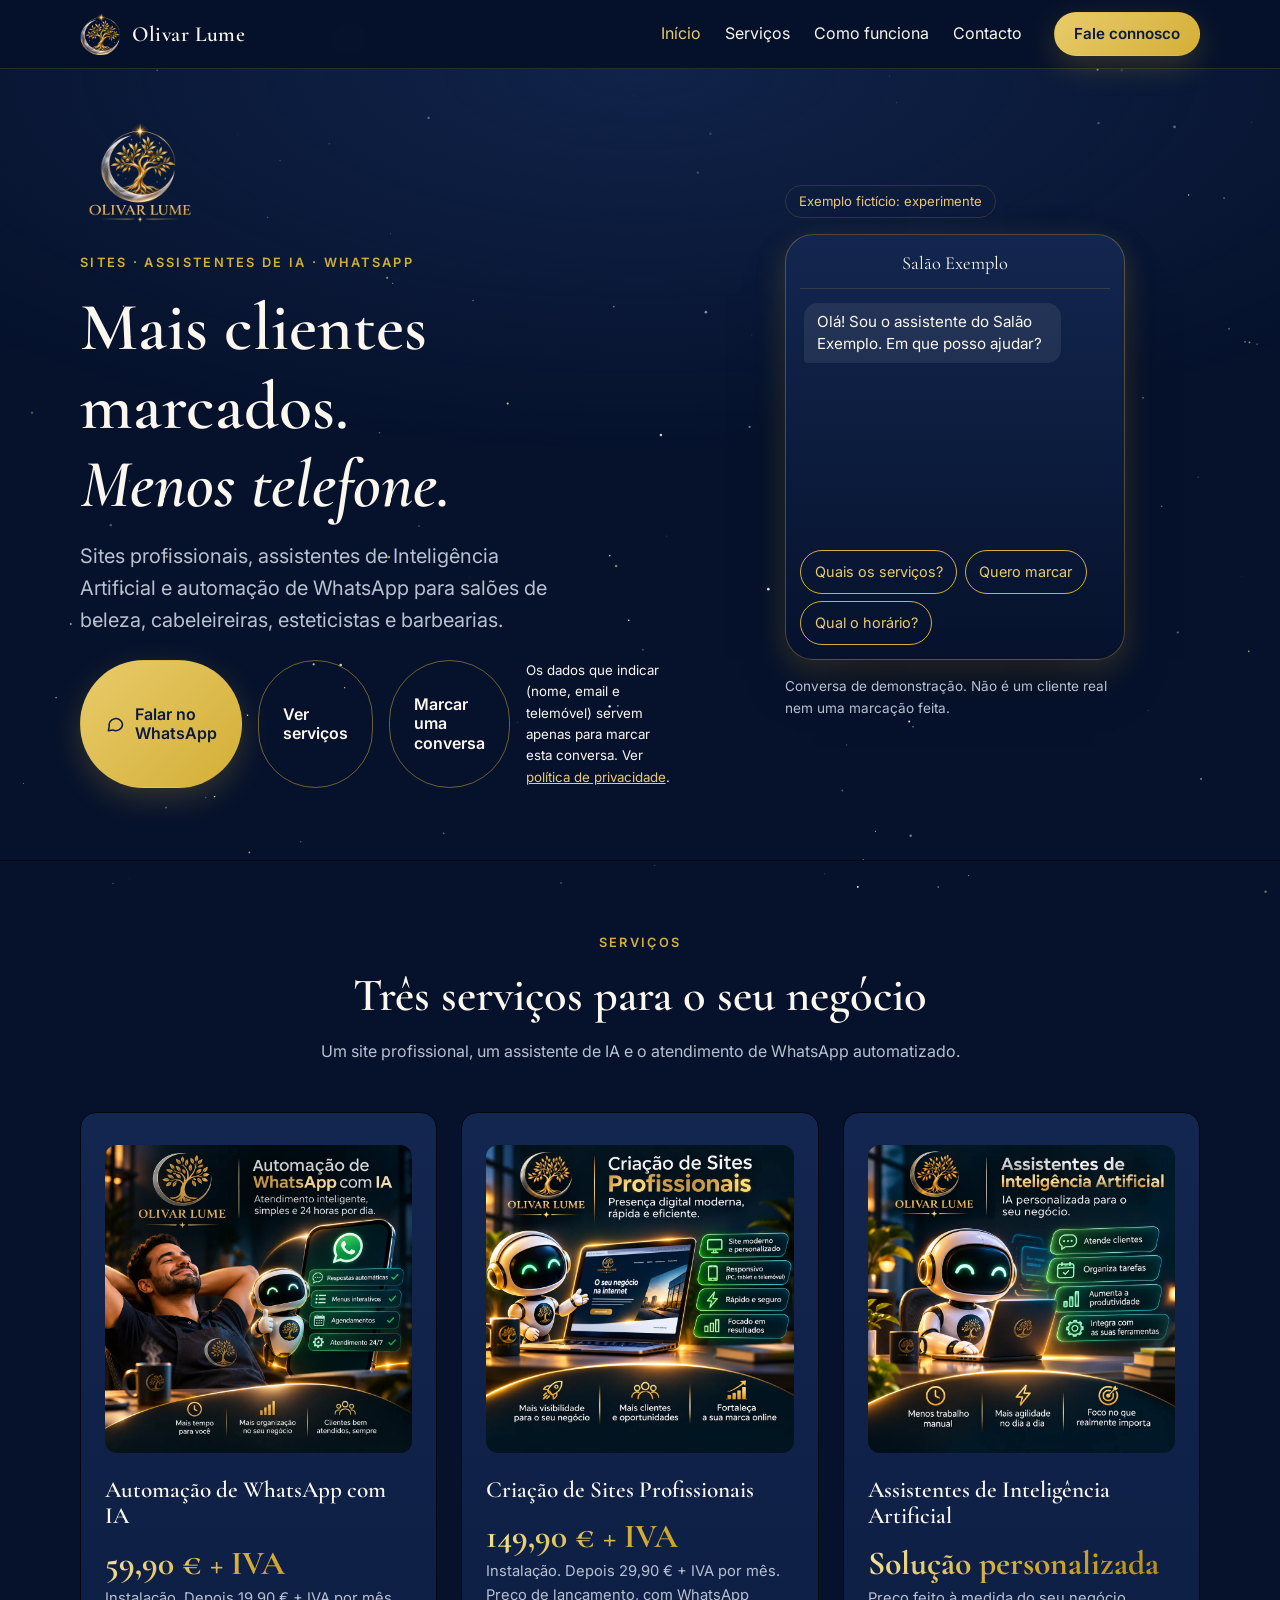
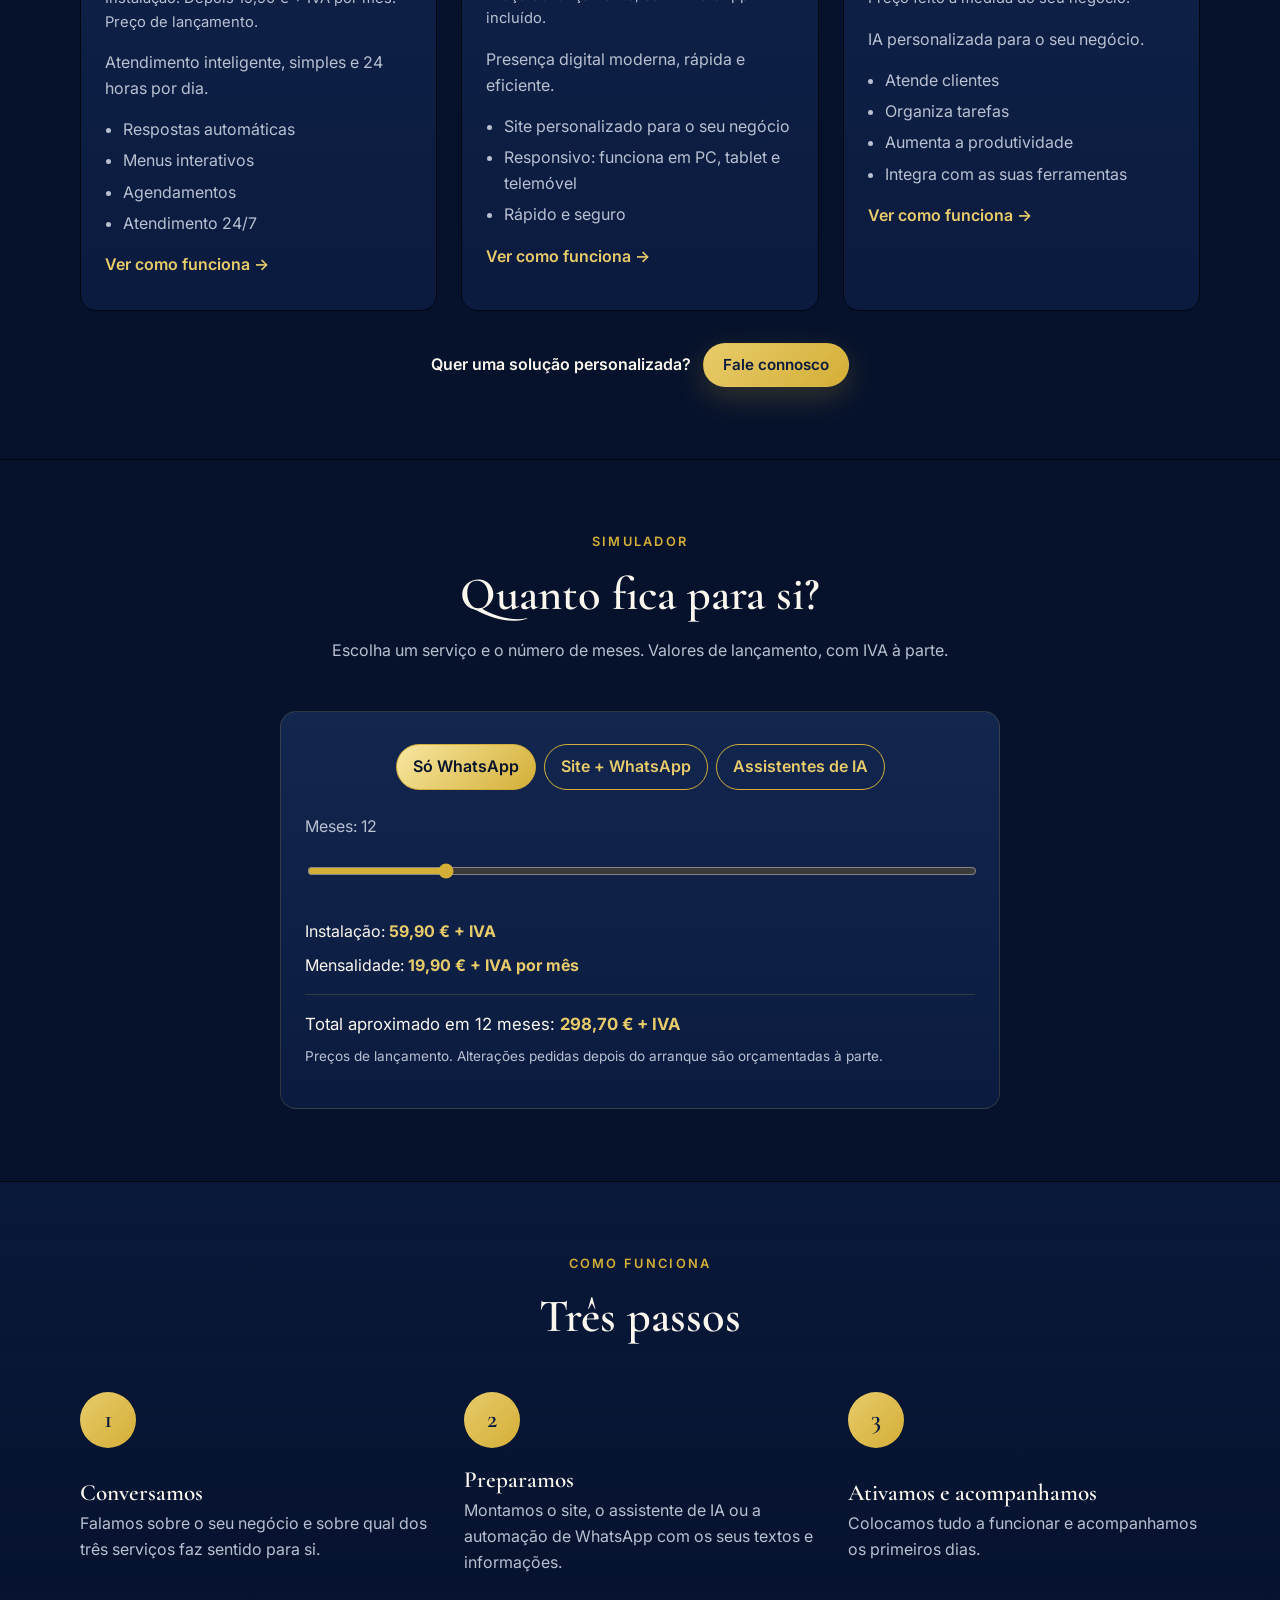
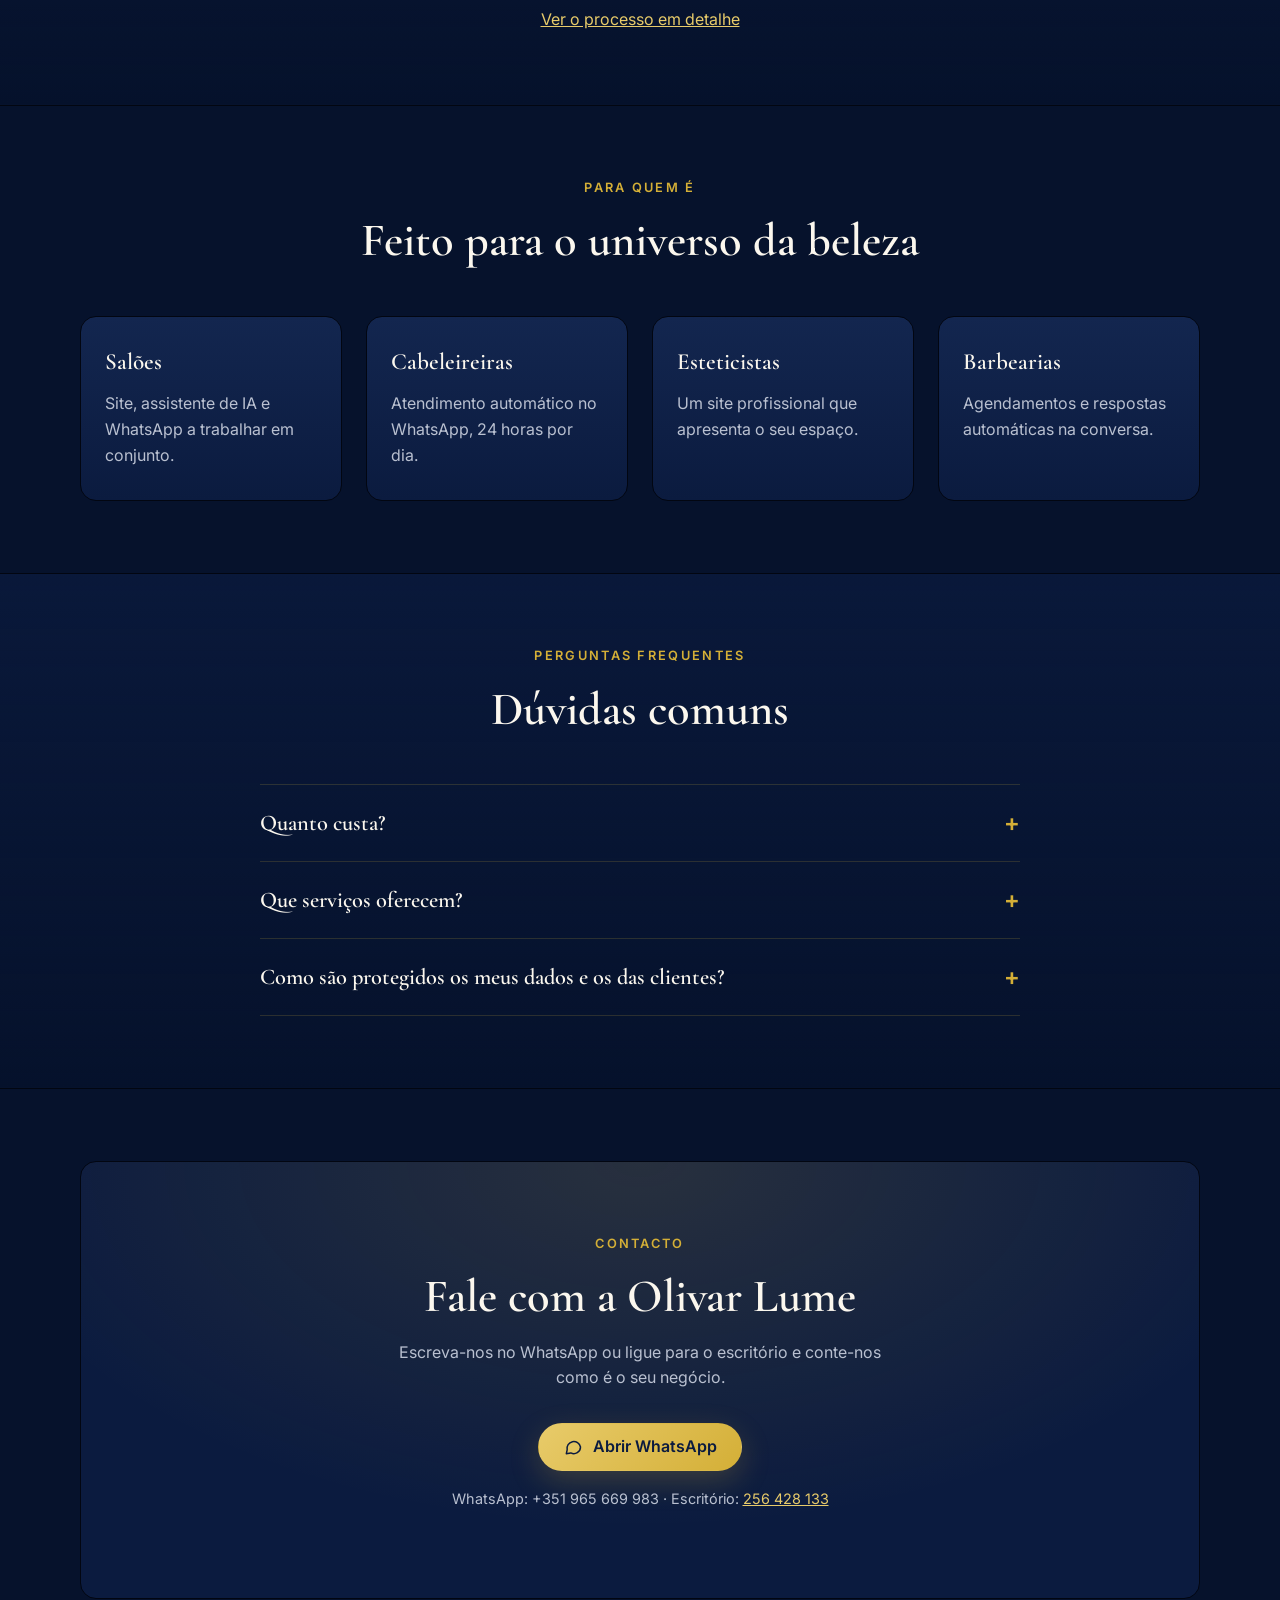
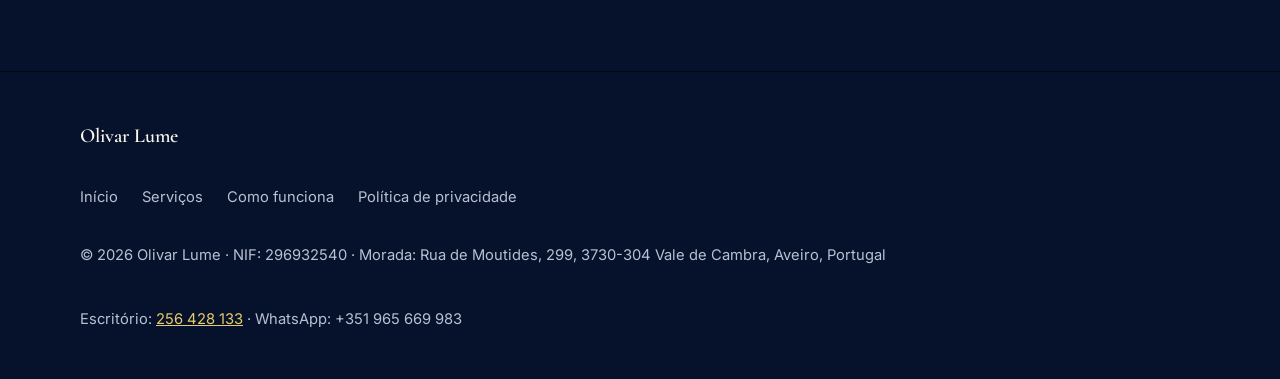
<file: index.html>
<!doctype html>
<html lang="pt-PT">
<head>
  <meta charset="utf-8">
  <meta name="viewport" content="width=device-width, initial-scale=1">
  <title>Olivar Lume | Sites, assistentes de IA e automação de WhatsApp</title>
  <meta name="description" content="Criação de sites profissionais, assistentes de Inteligência Artificial e automação de WhatsApp com IA para salões de beleza, cabeleireiras, esteticistas e barbearias.">
  <meta name="theme-color" content="#06122C">
  <meta property="og:type" content="website">
  <meta property="og:locale" content="pt_PT">
  <meta property="og:site_name" content="Olivar Lume">
  <meta property="og:title" content="Olivar Lume | Seu negócio merece brilhar online">
  <meta property="og:description" content="Sites profissionais, assistentes de IA e automação de WhatsApp para salões de beleza, cabeleireiras, esteticistas e barbearias.">
  <meta property="og:image" content="https://olivarlume.github.io/olivar-lume-site/assets/logo.png">
  <link rel="icon" type="image/png" href="assets/emblema.png">
  <link rel="preconnect" href="https://fonts.googleapis.com">
  <link rel="preconnect" href="https://fonts.gstatic.com" crossorigin>
  <link href="https://fonts.googleapis.com/css2?family=Cormorant+Garamond:wght@500;600;700&family=Inter:wght@400;500;600&display=swap" rel="stylesheet">
  <link rel="stylesheet" href="css/style.css">
  <script>document.documentElement.classList.add("js");</script>
</head>
<body>
  <canvas id="stars" aria-hidden="true"></canvas>
  <a class="skip-link" href="#conteudo">Ir para o conteúdo</a>

  <header class="site-header">
    <div class="container header-inner">
      <a class="brand" href="index.html" aria-label="Olivar Lume, início">
        <img src="assets/emblema.png" alt="" width="42" height="42">
        Olivar Lume
      </a>
      <button class="nav-toggle" type="button" aria-expanded="false" aria-controls="menu" aria-label="Abrir menu">
        <svg viewBox="0 0 24 24" fill="none" stroke="currentColor" stroke-width="1.8" stroke-linecap="round" aria-hidden="true"><path d="M4 7h16M4 12h16M4 17h16"/></svg>
      </button>
      <nav class="nav" id="menu" aria-label="Principal">
        <ul>
          <li><a href="index.html" aria-current="page">Início</a></li>
          <li><a href="servicos.html">Serviços</a></li>
          <li><a href="como-funciona.html">Como funciona</a></li>
          <li><a href="#contacto">Contacto</a></li>
          <li class="nav-cta"><a class="btn btn-gold" data-wa href="#contacto">Fale connosco</a></li>
        </ul>
      </nav>
      <a class="btn btn-gold btn-sm header-cta" data-wa href="#contacto">Fale connosco</a>
    </div>
  </header>

  <main id="conteudo">

    <section class="hero">
      <div class="container hero-grid">
        <div class="hero-text">
          <picture class="hero-brand">
            <source type="image/webp" srcset="assets/logo-600.webp">
            <img src="assets/logo-transparente.png" alt="Logótipo Olivar Lume" width="120" height="120">
          </picture>
          <span class="eyebrow">Sites · Assistentes de IA · WhatsApp</span>
          <h1>Mais clientes marcados.<br><em>Menos telefone.</em></h1>
          <p class="lead">Sites profissionais, assistentes de Inteligência Artificial e automação de WhatsApp para salões de beleza, cabeleireiras, esteticistas e barbearias.</p>
          <div class="hero-actions">
            <a class="btn btn-gold" data-wa href="#contacto">
              <svg viewBox="0 0 24 24" fill="none" stroke="currentColor" stroke-width="1.8" stroke-linejoin="round" aria-hidden="true"><path d="M21 12a8 8 0 0 1-11.6 7.1L4 20l1-4.6A8 8 0 1 1 21 12Z"/></svg>
              Falar no WhatsApp
            </a>
            <a class="btn btn-ghost" href="servicos.html">Ver serviços</a>
            <a class="btn btn-ghost" data-agenda target="_blank" rel="noopener" hidden>Marcar uma conversa</a>
            <small class="booking-note" data-agenda-note hidden>Os dados que indicar (nome, email e telemóvel) servem apenas para marcar esta conversa. Ver <a href="politica-privacidade.html">política de privacidade</a>.</small>
          </div>
        </div>

        <figure class="demo" aria-labelledby="demo-titulo">
          <figcaption class="demo-tag" id="demo-titulo">Exemplo fictício: experimente</figcaption>
          <div class="phone" aria-hidden="false">
            <div class="phone-top">Salão Exemplo</div>
            <div class="chat" id="chat" role="log" aria-live="polite"></div>
            <div class="chat-opts" id="chat-opts"></div>
          </div>
          <p class="demo-note">Conversa de demonstração. Não é um cliente real nem uma marcação feita.</p>
        </figure>
      </div>
    </section>

    <section class="section" id="servicos">
      <div class="container">
        <div class="section-head reveal">
          <span class="eyebrow">Serviços</span>
          <h2>Três serviços para o seu negócio</h2>
          <p>Um site profissional, um assistente de IA e o atendimento de WhatsApp automatizado.</p>
        </div>
        <div class="grid grid-3">
          <article class="card reveal">
            <img class="card-img" src="assets/servicos/whatsapp.webp" alt="Ilustração: empresário descontraído e um robô da Olivar Lume junto a um telemóvel com WhatsApp, que mostra respostas automáticas, menus interativos, agendamentos e atendimento 24/7" width="1000" height="1000" loading="lazy" decoding="async">
            <h3><a class="card-link" href="servico-whatsapp.html">Automação de WhatsApp com IA</a></h3>
            <p class="price">59,90 € + IVA</p>
            <p class="price-note">Instalação. Depois 19,90 € + IVA por mês. Preço de lançamento.</p>
            <p>Atendimento inteligente, simples e 24 horas por dia.</p>
            <ul>
            <li>Respostas automáticas</li>
            <li>Menus interativos</li>
            <li>Agendamentos</li>
            <li>Atendimento 24/7</li>
            </ul>
            <a class="card-more" href="servico-whatsapp.html">Ver como funciona <span aria-hidden="true">→</span></a>
          </article>
          <article class="card reveal">
            <img class="card-img" src="assets/servicos/sites.webp" alt="Ilustração: robô simpático da Olivar Lume ao lado de um portátil que mostra um site moderno, com os pontos «Site moderno e personalizado», «Responsivo», «Rápido e seguro» e «Focado em resultados»" width="1000" height="1000" loading="lazy" decoding="async">
            <h3><a class="card-link" href="servico-sites.html">Criação de Sites Profissionais</a></h3>
            <p class="price">149,90 € + IVA</p>
            <p class="price-note">Instalação. Depois 29,90 € + IVA por mês. Preço de lançamento, com WhatsApp incluído.</p>
            <p>Presença digital moderna, rápida e eficiente.</p>
            <ul>
            <li>Site personalizado para o seu negócio</li>
            <li>Responsivo: funciona em PC, tablet e telemóvel</li>
            <li>Rápido e seguro</li>
            </ul>
            <a class="card-more" href="servico-sites.html">Ver como funciona <span aria-hidden="true">→</span></a>
          </article>
          <article class="card reveal">
            <img class="card-img" src="assets/servicos/assistentes-ia.webp" alt="Ilustração: robô da Olivar Lume a trabalhar num portátil, com os pontos «Atende clientes», «Organiza tarefas», «Aumenta a produtividade» e «Integra com as suas ferramentas»" width="1000" height="1000" loading="lazy" decoding="async">
            <h3><a class="card-link" href="servico-assistentes.html">Assistentes de Inteligência Artificial</a></h3>
            <p class="price">Solução personalizada</p>
            <p class="price-note">Preço feito à medida do seu negócio.</p>
            <p>IA personalizada para o seu negócio.</p>
            <ul>
            <li>Atende clientes</li>
            <li>Organiza tarefas</li>
            <li>Aumenta a produtividade</li>
            <li>Integra com as suas ferramentas</li>
            </ul>
            <a class="card-more" href="servico-assistentes.html">Ver como funciona <span aria-hidden="true">→</span></a>
          </article>
        </div>
        <p class="custom-cta">Quer uma solução personalizada? <a class="btn btn-gold btn-sm" data-wa href="#contacto">Fale connosco</a></p>
      </div>
    </section>

    <section class="section" id="simulador">
      <div class="container">
        <div class="section-head reveal">
          <span class="eyebrow">Simulador</span>
          <h2>Quanto fica para si?</h2>
          <p>Escolha um serviço e o número de meses. Valores de lançamento, com IVA à parte.</p>
        </div>
        <div class="sim reveal">
          <div class="sim-choices" role="radiogroup" aria-label="Escolha um serviço">
            <button type="button" class="sim-opt" role="radio" aria-checked="true" data-id="whatsapp">Só WhatsApp</button>
            <button type="button" class="sim-opt" role="radio" aria-checked="false" data-id="sites">Site + WhatsApp</button>
            <button type="button" class="sim-opt" role="radio" aria-checked="false" data-id="assistentes">Assistentes de IA</button>
          </div>
          <label class="sim-range" for="sim-range">
            <span>Meses: <output id="sim-meses" for="sim-range">12</output></span>
            <input type="range" id="sim-range" min="6" max="36" step="6" value="12">
          </label>
          <div class="sim-result" aria-live="polite">
            <p>Instalação: <strong id="sim-inst"></strong></p>
            <p>Mensalidade: <strong id="sim-mens"></strong></p>
            <p class="sim-total" id="sim-total"></p>
            <p class="note">Preços de lançamento. Alterações pedidas depois do arranque são orçamentadas à parte.</p>
          </div>
        </div>
      </div>
    </section>

    <section class="section section-alt" id="como-funciona">
      <div class="container">
        <div class="section-head reveal">
          <span class="eyebrow">Como funciona</span>
          <h2>Três passos</h2>
        </div>
        <ol class="steps reveal">
          <li class="step">
            <span class="step-num" aria-hidden="true">1</span>
            <div>
              <h3>Conversamos</h3>
              <p>Falamos sobre o seu negócio e sobre qual dos três serviços faz sentido para si.</p>
            </div>
          </li>
          <li class="step">
            <span class="step-num" aria-hidden="true">2</span>
            <div>
              <h3>Preparamos</h3>
              <p>Montamos o site, o assistente de IA ou a automação de WhatsApp com os seus textos e informações.</p>
            </div>
          </li>
          <li class="step">
            <span class="step-num" aria-hidden="true">3</span>
            <div>
              <h3>Ativamos e acompanhamos</h3>
              <p>Colocamos tudo a funcionar e acompanhamos os primeiros dias.</p>
            </div>
          </li>
        </ol>
        <p class="section-head" style="margin-top: 2rem; margin-bottom: 0;"><a href="como-funciona.html">Ver o processo em detalhe</a></p>
      </div>
    </section>

    <section class="section" id="para-quem">
      <div class="container">
        <div class="section-head reveal">
          <span class="eyebrow">Para quem é</span>
          <h2>Feito para o universo da beleza</h2>
        </div>
        <div class="grid grid-4">
          <article class="card reveal">
            <h3>Salões</h3>
            <p>Site, assistente de IA e WhatsApp a trabalhar em conjunto.</p>
          </article>
          <article class="card reveal">
            <h3>Cabeleireiras</h3>
            <p>Atendimento automático no WhatsApp, 24 horas por dia.</p>
          </article>
          <article class="card reveal">
            <h3>Esteticistas</h3>
            <p>Um site profissional que apresenta o seu espaço.</p>
          </article>
          <article class="card reveal">
            <h3>Barbearias</h3>
            <p>Agendamentos e respostas automáticas na conversa.</p>
          </article>
        </div>
      </div>
    </section>

    <section class="section section-alt" id="faq">
      <div class="container">
        <div class="section-head reveal">
          <span class="eyebrow">Perguntas frequentes</span>
          <h2>Dúvidas comuns</h2>
        </div>
        <div class="faq reveal">
          <details>
            <summary>Quanto custa?</summary>
            <p>Preço de lançamento para os primeiros clientes: <strong>Site + WhatsApp com marcação</strong>, 149,90 € + IVA de instalação e 29,90 € + IVA por mês. <strong>Só WhatsApp com marcação</strong>, 59,90 € + IVA de instalação e 19,90 € + IVA por mês.</p>
          </details>
          <details>
            <summary>Que serviços oferecem?</summary>
            <p>Três: criação de sites profissionais, assistentes de Inteligência Artificial e automação de WhatsApp com IA.</p>
          </details>
          <details>
            <summary>Como são protegidos os meus dados e os das clientes?</summary>
            <p>Recolhemos apenas o necessário para o serviço e pode pedir o acesso, a correção ou o apagamento dos dados. Consulte a <a href="politica-privacidade.html">política de privacidade</a>.</p>
          </details>
        </div>
      </div>
    </section>

    <section class="section" id="contacto">
      <div class="container">
        <div class="cta-band reveal">
          <span class="eyebrow">Contacto</span>
          <h2>Fale com a Olivar Lume</h2>
          <p>Escreva-nos no WhatsApp ou ligue para o escritório e conte-nos como é o seu negócio.</p>
          <a class="btn btn-gold" data-wa href="#contacto">
            <svg viewBox="0 0 24 24" fill="none" stroke="currentColor" stroke-width="1.8" stroke-linejoin="round" aria-hidden="true"><path d="M21 12a8 8 0 0 1-11.6 7.1L4 20l1-4.6A8 8 0 1 1 21 12Z"/></svg>
            Abrir WhatsApp
          </a>
          <p class="note">WhatsApp: <span data-config="whatsappDisplay">+351 965 669 983</span> · Escritório: <a data-tel href="tel:+351256428133"><span data-config="escritorioDisplay">256 428 133</span></a></p>
        </div>
      </div>
    </section>

  </main>

  <footer class="site-footer">
    <div class="container footer-inner">
      <span class="footer-brand">Olivar Lume</span>
      <ul class="footer-links">
        <li><a href="index.html">Início</a></li>
        <li><a href="servicos.html">Serviços</a></li>
        <li><a href="como-funciona.html">Como funciona</a></li>
        <li><a href="politica-privacidade.html">Política de privacidade</a></li>
      </ul>
      <p>© <span data-year>2026</span> Olivar Lume · NIF: <span data-config="nif">296932540</span> · Morada: <span data-config="morada">Rua de Moutides, 299, 3730-304 Vale de Cambra, Aveiro, Portugal</span></p>
      <p>Escritório: <a data-tel href="tel:+351256428133"><span data-config="escritorioDisplay">256 428 133</span></a> · WhatsApp: <span data-config="whatsappDisplay">+351 965 669 983</span></p>
    </div>
  </footer>

  <script src="config.js"></script>
  <script src="js/main.js" defer></script>
  <script src="js/effects.js" defer></script>
  <script src="js/demo.js" defer></script>
  <script src="js/simulador.js" defer></script>
</body>
</html>
</file>
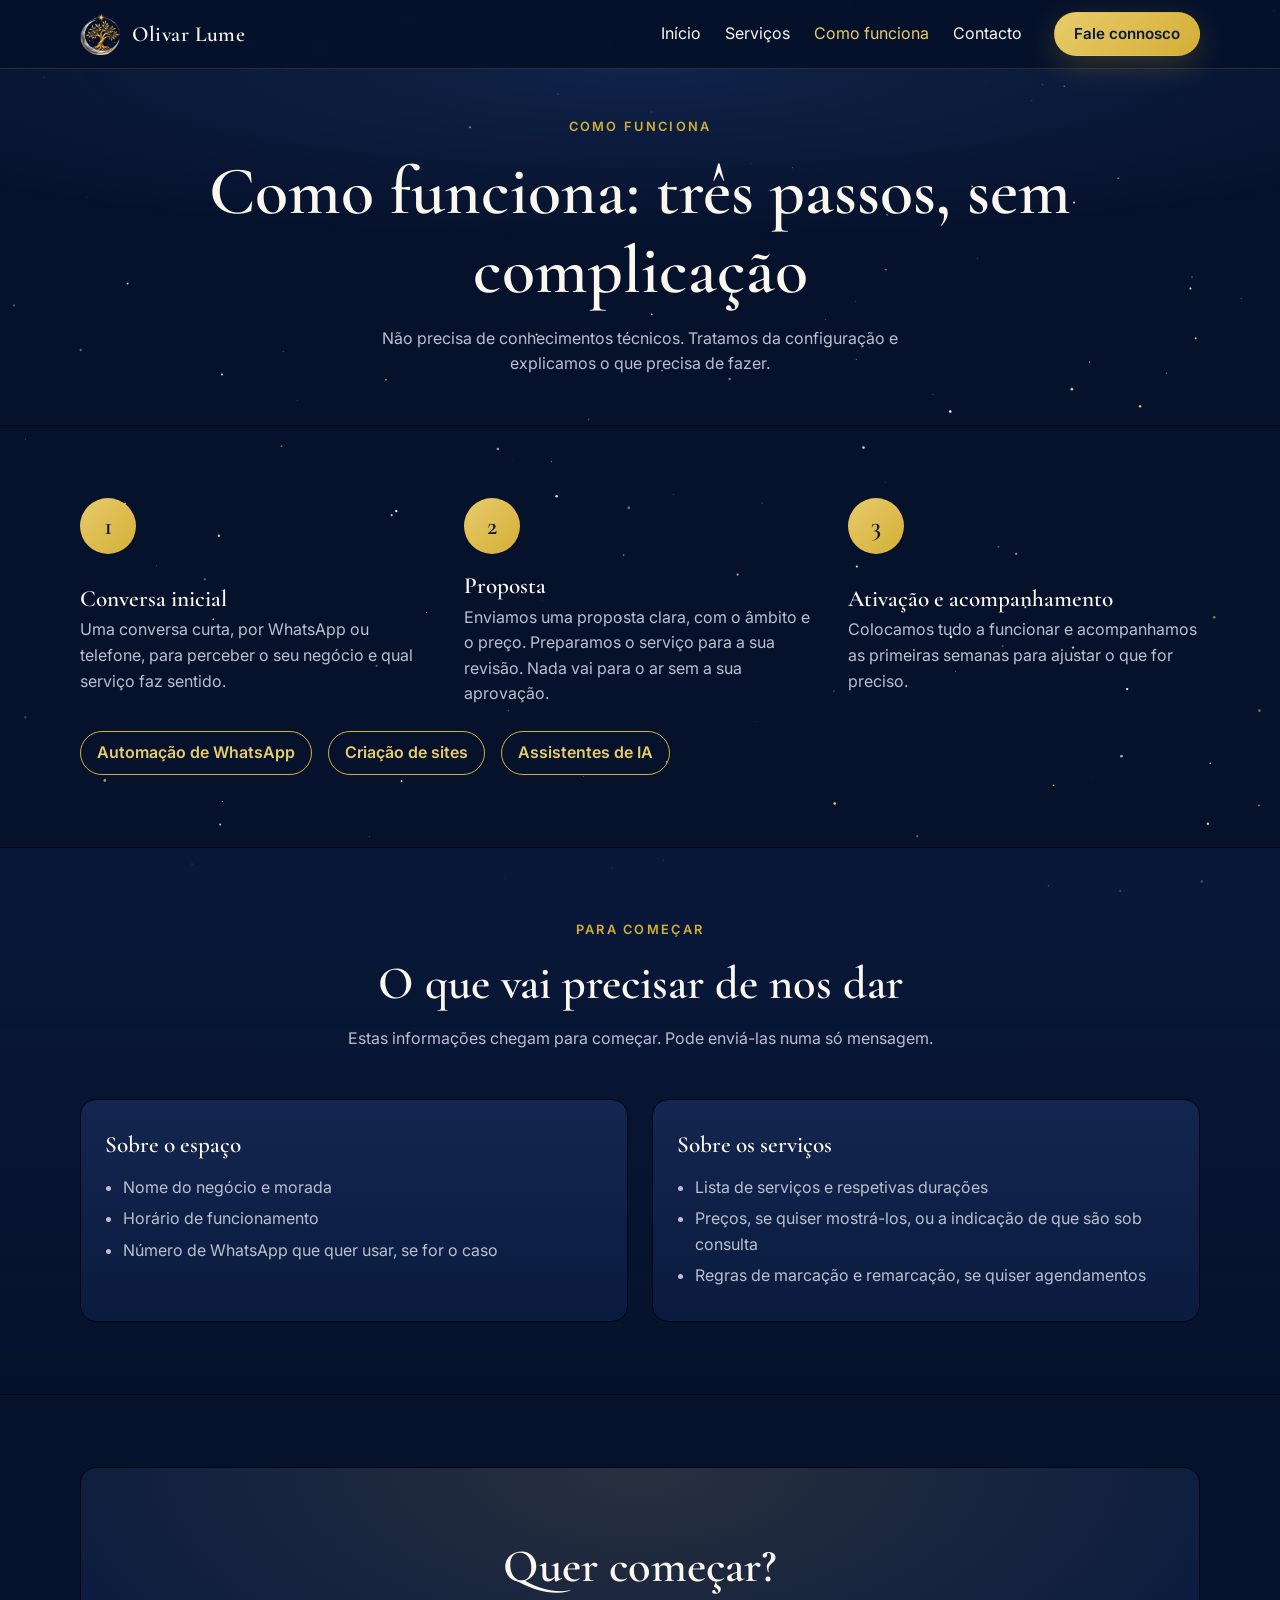
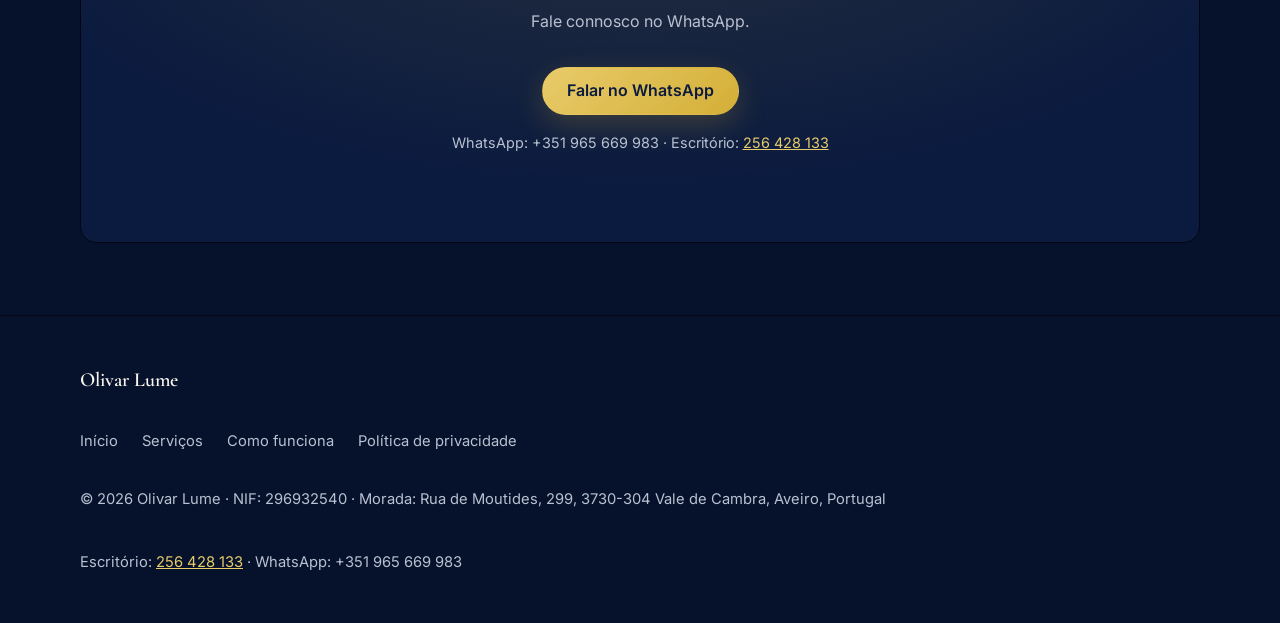
<file: como-funciona.html>
<!doctype html>
<html lang="pt-PT">
<head>
  <meta charset="utf-8">
  <meta name="viewport" content="width=device-width, initial-scale=1">
  <title>Como funciona | Olivar Lume</title>
  <meta name="description" content="Como a Olivar Lume trabalha com o seu salão, cabeleireira, esteticista ou barbearia: três passos, do primeiro contacto à automação a funcionar.">
  <meta name="theme-color" content="#06122C">
  <meta property="og:type" content="website">
  <meta property="og:locale" content="pt_PT">
  <meta property="og:site_name" content="Olivar Lume">
  <meta property="og:title" content="Como funciona | Olivar Lume">
  <meta property="og:description" content="Três passos para ter automação de WhatsApp e site a funcionar no seu negócio de beleza.">
  <meta property="og:image" content="https://olivarlume.github.io/olivar-lume-site/assets/logo.png">
  <link rel="icon" type="image/png" href="assets/emblema.png">
  <link rel="preconnect" href="https://fonts.googleapis.com">
  <link rel="preconnect" href="https://fonts.gstatic.com" crossorigin>
  <link href="https://fonts.googleapis.com/css2?family=Cormorant+Garamond:wght@500;600;700&family=Inter:wght@400;500;600&display=swap" rel="stylesheet">
  <link rel="stylesheet" href="css/style.css">
  <script>document.documentElement.classList.add("js");</script>
</head>
<body>
  <canvas id="stars" aria-hidden="true"></canvas>
  <a class="skip-link" href="#conteudo">Ir para o conteúdo</a>

  <header class="site-header">
    <div class="container header-inner">
      <a class="brand" href="index.html" aria-label="Olivar Lume, início">
        <img src="assets/emblema.png" alt="" width="42" height="42">
        Olivar Lume
      </a>
      <button class="nav-toggle" type="button" aria-expanded="false" aria-controls="menu" aria-label="Abrir menu">
        <svg viewBox="0 0 24 24" fill="none" stroke="currentColor" stroke-width="1.8" stroke-linecap="round" aria-hidden="true"><path d="M4 7h16M4 12h16M4 17h16"/></svg>
      </button>
      <nav class="nav" id="menu" aria-label="Principal">
        <ul>
          <li><a href="index.html">Início</a></li>
          <li><a href="servicos.html">Serviços</a></li>
          <li><a href="como-funciona.html" aria-current="page">Como funciona</a></li>
          <li><a href="index.html#contacto">Contacto</a></li>
          <li class="nav-cta"><a class="btn btn-gold" data-wa href="index.html#contacto">Fale connosco</a></li>
        </ul>
      </nav>
      <a class="btn btn-gold btn-sm header-cta" data-wa href="index.html#contacto">Fale connosco</a>
    </div>
  </header>

  <main id="conteudo">

    <section class="page-hero">
      <div class="container">
        <span class="eyebrow">Como funciona</span>
        <h1>Como funciona: três passos, sem complicação</h1>
        <p>Não precisa de conhecimentos técnicos. Tratamos da configuração e explicamos o que precisa de fazer.</p>
      </div>
    </section>

    <section class="section">
      <div class="container">
        <ol class="steps">
          <li class="step reveal">
            <span class="step-num" aria-hidden="true">1</span>
            <div>
              <h3>Conversa inicial</h3>
              <p>Uma conversa curta, por WhatsApp ou telefone, para perceber o seu negócio e qual serviço faz sentido.</p>
            </div>
          </li>
          <li class="step reveal">
            <span class="step-num" aria-hidden="true">2</span>
            <div>
              <h3>Proposta</h3>
              <p>Enviamos uma proposta clara, com o âmbito e o preço. Preparamos o serviço para a sua revisão. Nada vai para o ar sem a sua aprovação.</p>
            </div>
          </li>
          <li class="step reveal">
            <span class="step-num" aria-hidden="true">3</span>
            <div>
              <h3>Ativação e acompanhamento</h3>
              <p>Colocamos tudo a funcionar e acompanhamos as primeiras semanas para ajustar o que for preciso.</p>
            </div>
          </li>
        </ol>
        <nav class="service-links reveal" aria-label="Detalhes de cada serviço">
          <a href="servico-whatsapp.html">Automação de WhatsApp</a>
          <a href="servico-sites.html">Criação de sites</a>
          <a href="servico-assistentes.html">Assistentes de IA</a>
        </nav>
      </div>
    </section>

    <section class="section section-alt">
      <div class="container">
        <div class="section-head reveal">
          <span class="eyebrow">Para começar</span>
          <h2>O que vai precisar de nos dar</h2>
          <p>Estas informações chegam para começar. Pode enviá-las numa só mensagem.</p>
        </div>
        <div class="grid grid-2 reveal">
          <article class="card">
            <h3>Sobre o espaço</h3>
            <ul>
              <li>Nome do negócio e morada</li>
              <li>Horário de funcionamento</li>
              <li>Número de WhatsApp que quer usar, se for o caso</li>
            </ul>
          </article>
          <article class="card">
            <h3>Sobre os serviços</h3>
            <ul>
              <li>Lista de serviços e respetivas durações</li>
              <li>Preços, se quiser mostrá-los, ou a indicação de que são sob consulta</li>
              <li>Regras de marcação e remarcação, se quiser agendamentos</li>
            </ul>
          </article>
        </div>
      </div>
    </section>

    <section class="section">
      <div class="container">
        <div class="cta-band reveal">
          <h2>Quer começar?</h2>
          <p>Fale connosco no WhatsApp.</p>
          <a class="btn btn-gold" data-wa href="index.html#contacto">Falar no WhatsApp</a>
          <p class="note">WhatsApp: <span data-config="whatsappDisplay">+351 965 669 983</span> · Escritório: <a data-tel href="tel:+351256428133"><span data-config="escritorioDisplay">256 428 133</span></a></p>
        </div>
      </div>
    </section>

  </main>

  <footer class="site-footer">
    <div class="container footer-inner">
      <span class="footer-brand">Olivar Lume</span>
      <ul class="footer-links">
        <li><a href="index.html">Início</a></li>
        <li><a href="servicos.html">Serviços</a></li>
        <li><a href="como-funciona.html">Como funciona</a></li>
        <li><a href="politica-privacidade.html">Política de privacidade</a></li>
      </ul>
      <p>© <span data-year>2026</span> Olivar Lume · NIF: <span data-config="nif">296932540</span> · Morada: <span data-config="morada">Rua de Moutides, 299, 3730-304 Vale de Cambra, Aveiro, Portugal</span></p>
      <p>Escritório: <a data-tel href="tel:+351256428133"><span data-config="escritorioDisplay">256 428 133</span></a> · WhatsApp: <span data-config="whatsappDisplay">+351 965 669 983</span></p>
    </div>
  </footer>

  <script src="config.js"></script>
  <script src="js/main.js" defer></script>
  <script src="js/effects.js" defer></script>
</body>
</html>
</file>
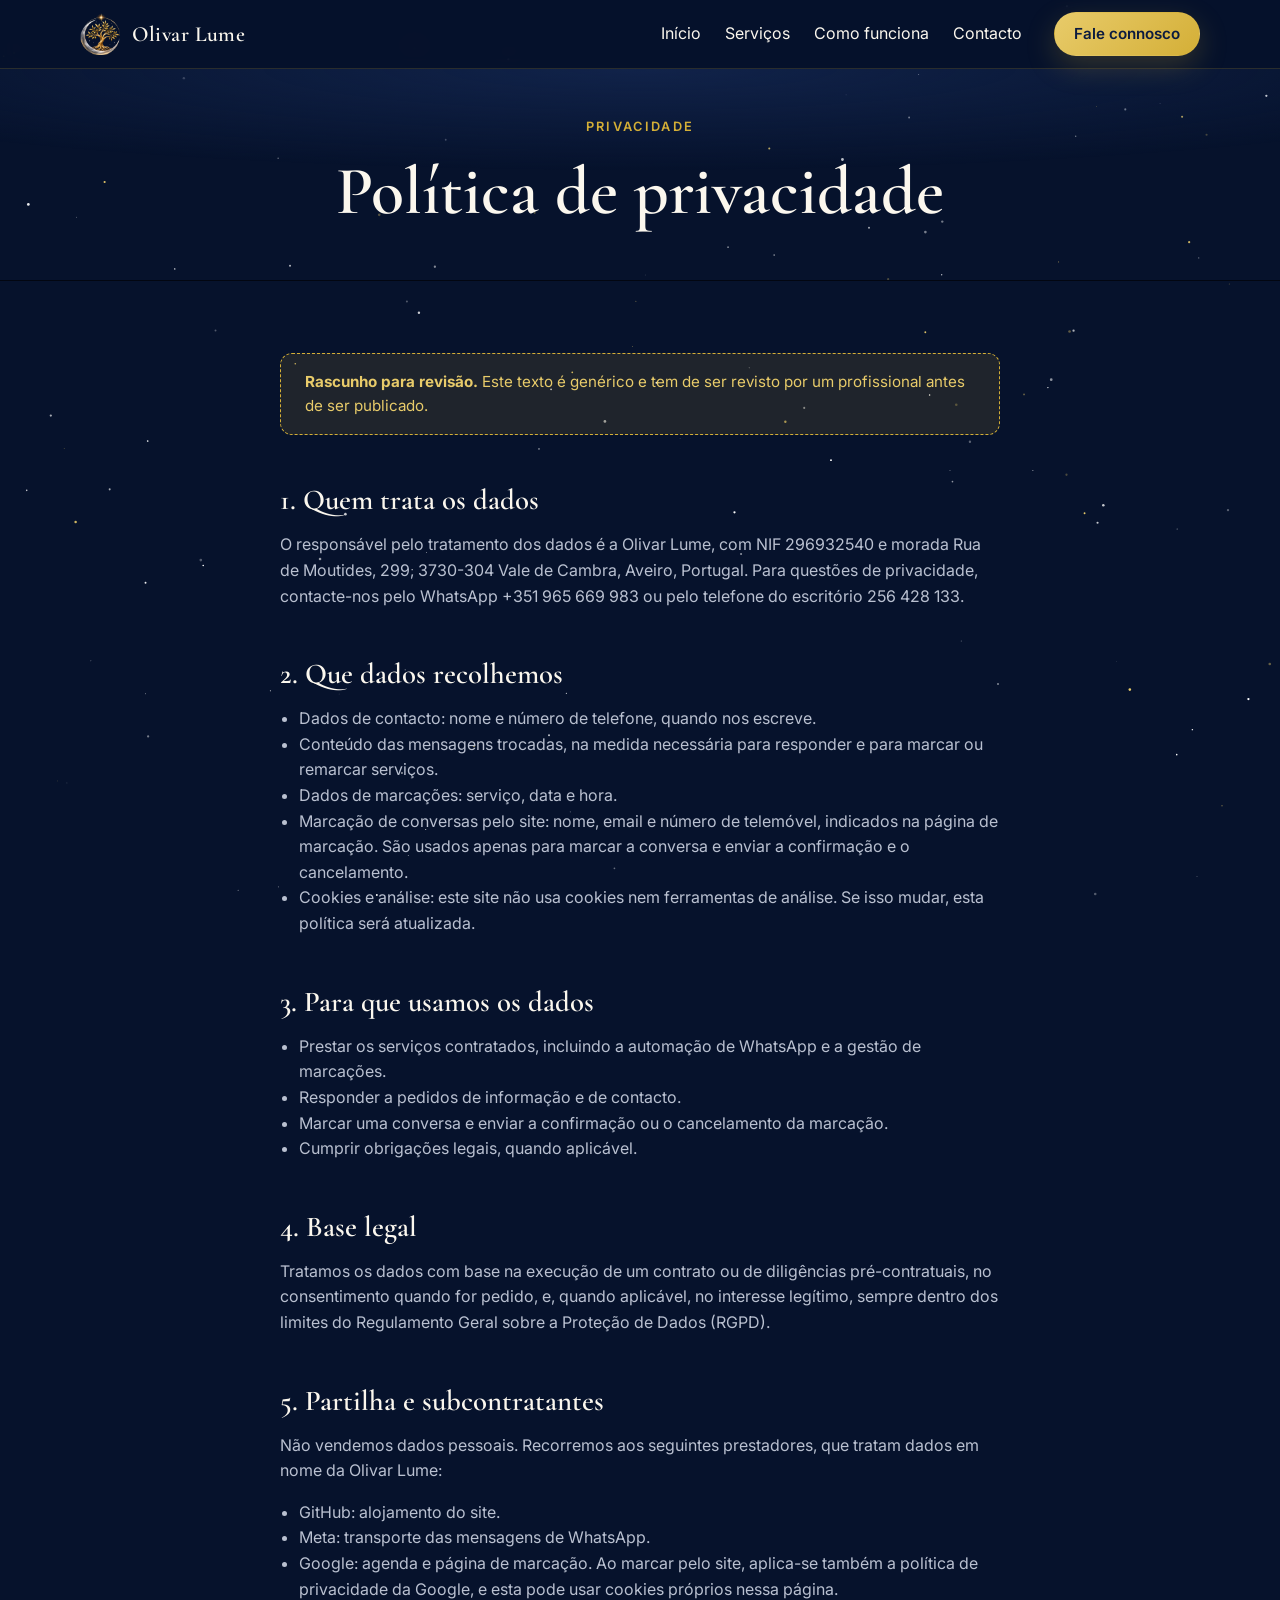
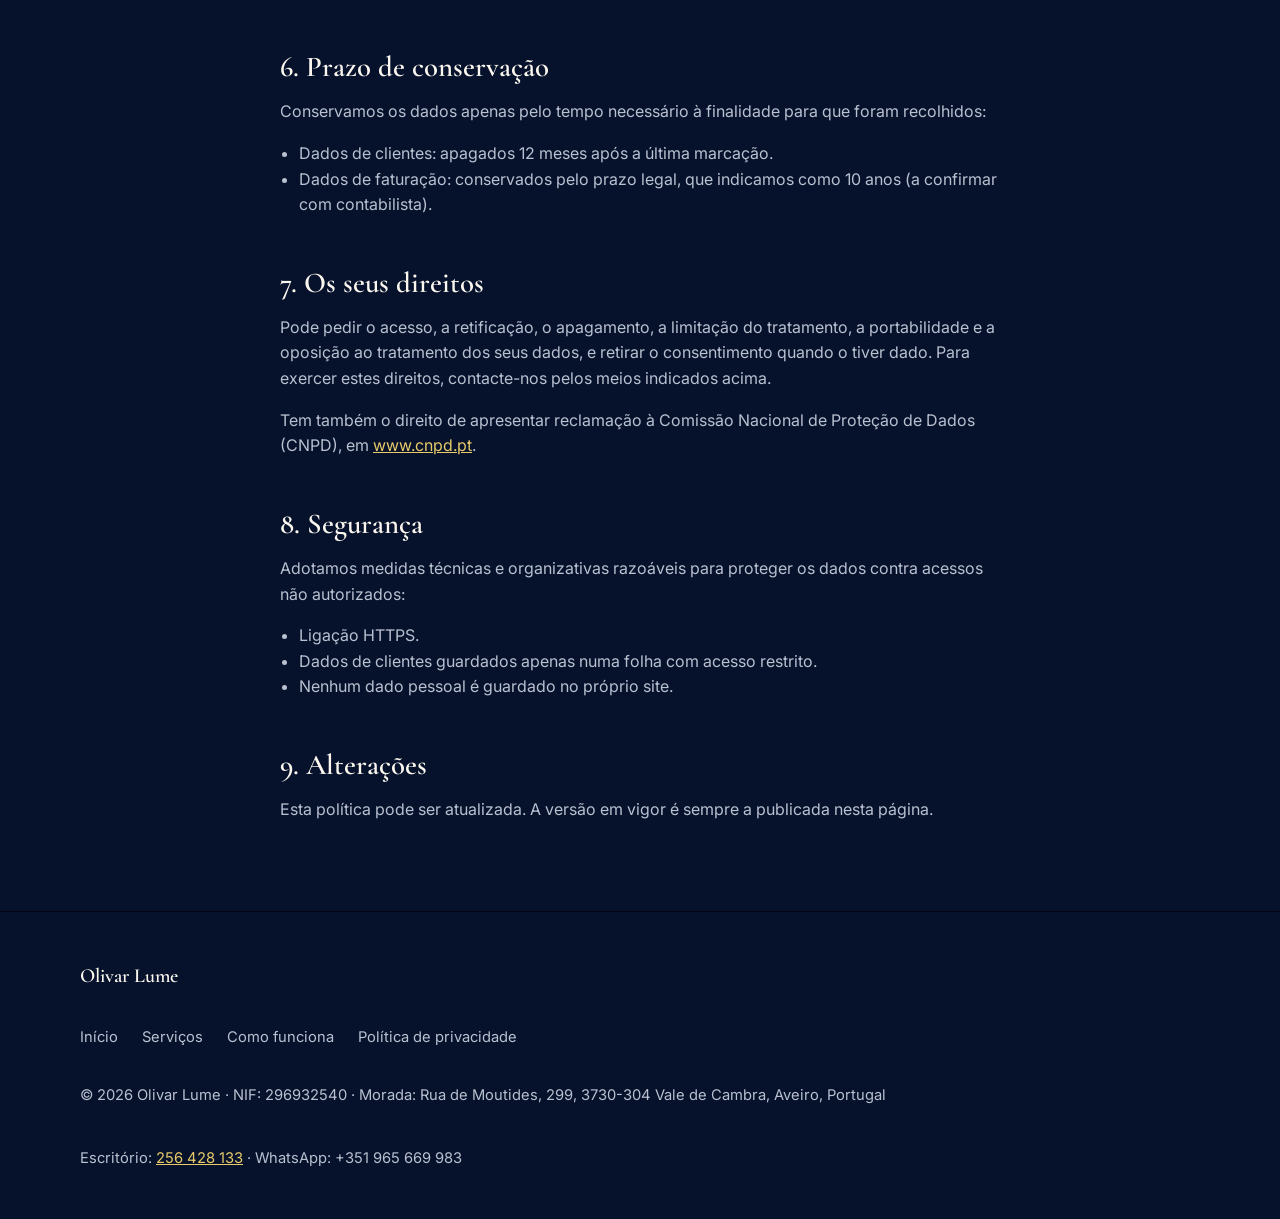
<file: politica-privacidade.html>
<!doctype html>
<html lang="pt-PT">
<head>
  <meta charset="utf-8">
  <meta name="viewport" content="width=device-width, initial-scale=1">
  <title>Política de privacidade | Olivar Lume</title>
  <meta name="description" content="Política de privacidade da Olivar Lume, em conformidade com o RGPD. Rascunho para revisão.">
  <meta name="robots" content="noindex">
  <meta name="theme-color" content="#06122C">
  <meta property="og:type" content="website">
  <meta property="og:locale" content="pt_PT">
  <meta property="og:site_name" content="Olivar Lume">
  <meta property="og:title" content="Política de privacidade | Olivar Lume">
  <meta property="og:description" content="Como a Olivar Lume trata os dados pessoais.">
  <meta property="og:image" content="https://olivarlume.github.io/olivar-lume-site/assets/logo.png">
  <link rel="icon" type="image/png" href="assets/emblema.png">
  <link rel="preconnect" href="https://fonts.googleapis.com">
  <link rel="preconnect" href="https://fonts.gstatic.com" crossorigin>
  <link href="https://fonts.googleapis.com/css2?family=Cormorant+Garamond:wght@500;600;700&family=Inter:wght@400;500;600&display=swap" rel="stylesheet">
  <link rel="stylesheet" href="css/style.css">
  <script>document.documentElement.classList.add("js");</script>
</head>
<body>
  <canvas id="stars" aria-hidden="true"></canvas>
  <a class="skip-link" href="#conteudo">Ir para o conteúdo</a>

  <header class="site-header">
    <div class="container header-inner">
      <a class="brand" href="index.html" aria-label="Olivar Lume, início">
        <img src="assets/emblema.png" alt="" width="42" height="42">
        Olivar Lume
      </a>
      <button class="nav-toggle" type="button" aria-expanded="false" aria-controls="menu" aria-label="Abrir menu">
        <svg viewBox="0 0 24 24" fill="none" stroke="currentColor" stroke-width="1.8" stroke-linecap="round" aria-hidden="true"><path d="M4 7h16M4 12h16M4 17h16"/></svg>
      </button>
      <nav class="nav" id="menu" aria-label="Principal">
        <ul>
          <li><a href="index.html">Início</a></li>
          <li><a href="servicos.html">Serviços</a></li>
          <li><a href="como-funciona.html">Como funciona</a></li>
          <li><a href="index.html#contacto">Contacto</a></li>
          <li class="nav-cta"><a class="btn btn-gold" data-wa href="index.html#contacto">Fale connosco</a></li>
        </ul>
      </nav>
      <a class="btn btn-gold btn-sm header-cta" data-wa href="index.html#contacto">Fale connosco</a>
    </div>
  </header>

  <main id="conteudo">

    <section class="page-hero">
      <div class="container">
        <span class="eyebrow">Privacidade</span>
        <h1>Política de privacidade</h1>
      </div>
    </section>

    <section class="section">
      <div class="container prose">
        <div class="draft-banner">
          <strong>Rascunho para revisão.</strong> Este texto é genérico e tem de ser revisto por um profissional antes de ser publicado.
        </div>

        <h2>1. Quem trata os dados</h2>
        <p>O responsável pelo tratamento dos dados é a Olivar Lume, com NIF 296932540 e morada Rua de Moutides, 299, 3730-304 Vale de Cambra, Aveiro, Portugal. Para questões de privacidade, contacte-nos pelo WhatsApp +351 965 669 983 ou pelo telefone do escritório 256 428 133.</p>

        <h2>2. Que dados recolhemos</h2>
        <ul>
          <li>Dados de contacto: nome e número de telefone, quando nos escreve.</li>
          <li>Conteúdo das mensagens trocadas, na medida necessária para responder e para marcar ou remarcar serviços.</li>
          <li>Dados de marcações: serviço, data e hora.</li>
          <li>Marcação de conversas pelo site: nome, email e número de telemóvel, indicados na página de marcação. São usados apenas para marcar a conversa e enviar a confirmação e o cancelamento.</li>
          <li>Cookies e análise: este site não usa cookies nem ferramentas de análise. Se isso mudar, esta política será atualizada.</li>
        </ul>

        <h2>3. Para que usamos os dados</h2>
        <ul>
          <li>Prestar os serviços contratados, incluindo a automação de WhatsApp e a gestão de marcações.</li>
          <li>Responder a pedidos de informação e de contacto.</li>
          <li>Marcar uma conversa e enviar a confirmação ou o cancelamento da marcação.</li>
          <li>Cumprir obrigações legais, quando aplicável.</li>
        </ul>

        <h2>4. Base legal</h2>
        <p>Tratamos os dados com base na execução de um contrato ou de diligências pré-contratuais, no consentimento quando for pedido, e, quando aplicável, no interesse legítimo, sempre dentro dos limites do Regulamento Geral sobre a Proteção de Dados (RGPD).</p>

        <h2>5. Partilha e subcontratantes</h2>
        <p>Não vendemos dados pessoais. Recorremos aos seguintes prestadores, que tratam dados em nome da Olivar Lume:</p>
        <ul>
          <li>GitHub: alojamento do site.</li>
          <li>Meta: transporte das mensagens de WhatsApp.</li>
          <li>Google: agenda e página de marcação. Ao marcar pelo site, aplica-se também a política de privacidade da Google, e esta pode usar cookies próprios nessa página.</li>
        </ul>

        <h2>6. Prazo de conservação</h2>
        <p>Conservamos os dados apenas pelo tempo necessário à finalidade para que foram recolhidos:</p>
        <ul>
          <li>Dados de clientes: apagados 12 meses após a última marcação.</li>
          <li>Dados de faturação: conservados pelo prazo legal, que indicamos como 10 anos (a confirmar com contabilista).</li>
        </ul>

        <h2>7. Os seus direitos</h2>
        <p>Pode pedir o acesso, a retificação, o apagamento, a limitação do tratamento, a portabilidade e a oposição ao tratamento dos seus dados, e retirar o consentimento quando o tiver dado. Para exercer estes direitos, contacte-nos pelos meios indicados acima.</p>
        <p>Tem também o direito de apresentar reclamação à Comissão Nacional de Proteção de Dados (CNPD), em <a href="https://www.cnpd.pt" rel="noopener">www.cnpd.pt</a>.</p>

        <h2>8. Segurança</h2>
        <p>Adotamos medidas técnicas e organizativas razoáveis para proteger os dados contra acessos não autorizados:</p>
        <ul>
          <li>Ligação HTTPS.</li>
          <li>Dados de clientes guardados apenas numa folha com acesso restrito.</li>
          <li>Nenhum dado pessoal é guardado no próprio site.</li>
        </ul>

        <h2>9. Alterações</h2>
        <p>Esta política pode ser atualizada. A versão em vigor é sempre a publicada nesta página.</p>
      </div>
    </section>

  </main>

  <footer class="site-footer">
    <div class="container footer-inner">
      <span class="footer-brand">Olivar Lume</span>
      <ul class="footer-links">
        <li><a href="index.html">Início</a></li>
        <li><a href="servicos.html">Serviços</a></li>
        <li><a href="como-funciona.html">Como funciona</a></li>
        <li><a href="politica-privacidade.html" aria-current="page">Política de privacidade</a></li>
      </ul>
      <p>© <span data-year>2026</span> Olivar Lume · NIF: <span data-config="nif">296932540</span> · Morada: <span data-config="morada">Rua de Moutides, 299, 3730-304 Vale de Cambra, Aveiro, Portugal</span></p>
      <p>Escritório: <a data-tel href="tel:+351256428133"><span data-config="escritorioDisplay">256 428 133</span></a> · WhatsApp: <span data-config="whatsappDisplay">+351 965 669 983</span></p>
    </div>
  </footer>

  <script src="config.js"></script>
  <script src="js/main.js" defer></script>
  <script src="js/effects.js" defer></script>
</body>
</html>
</file>
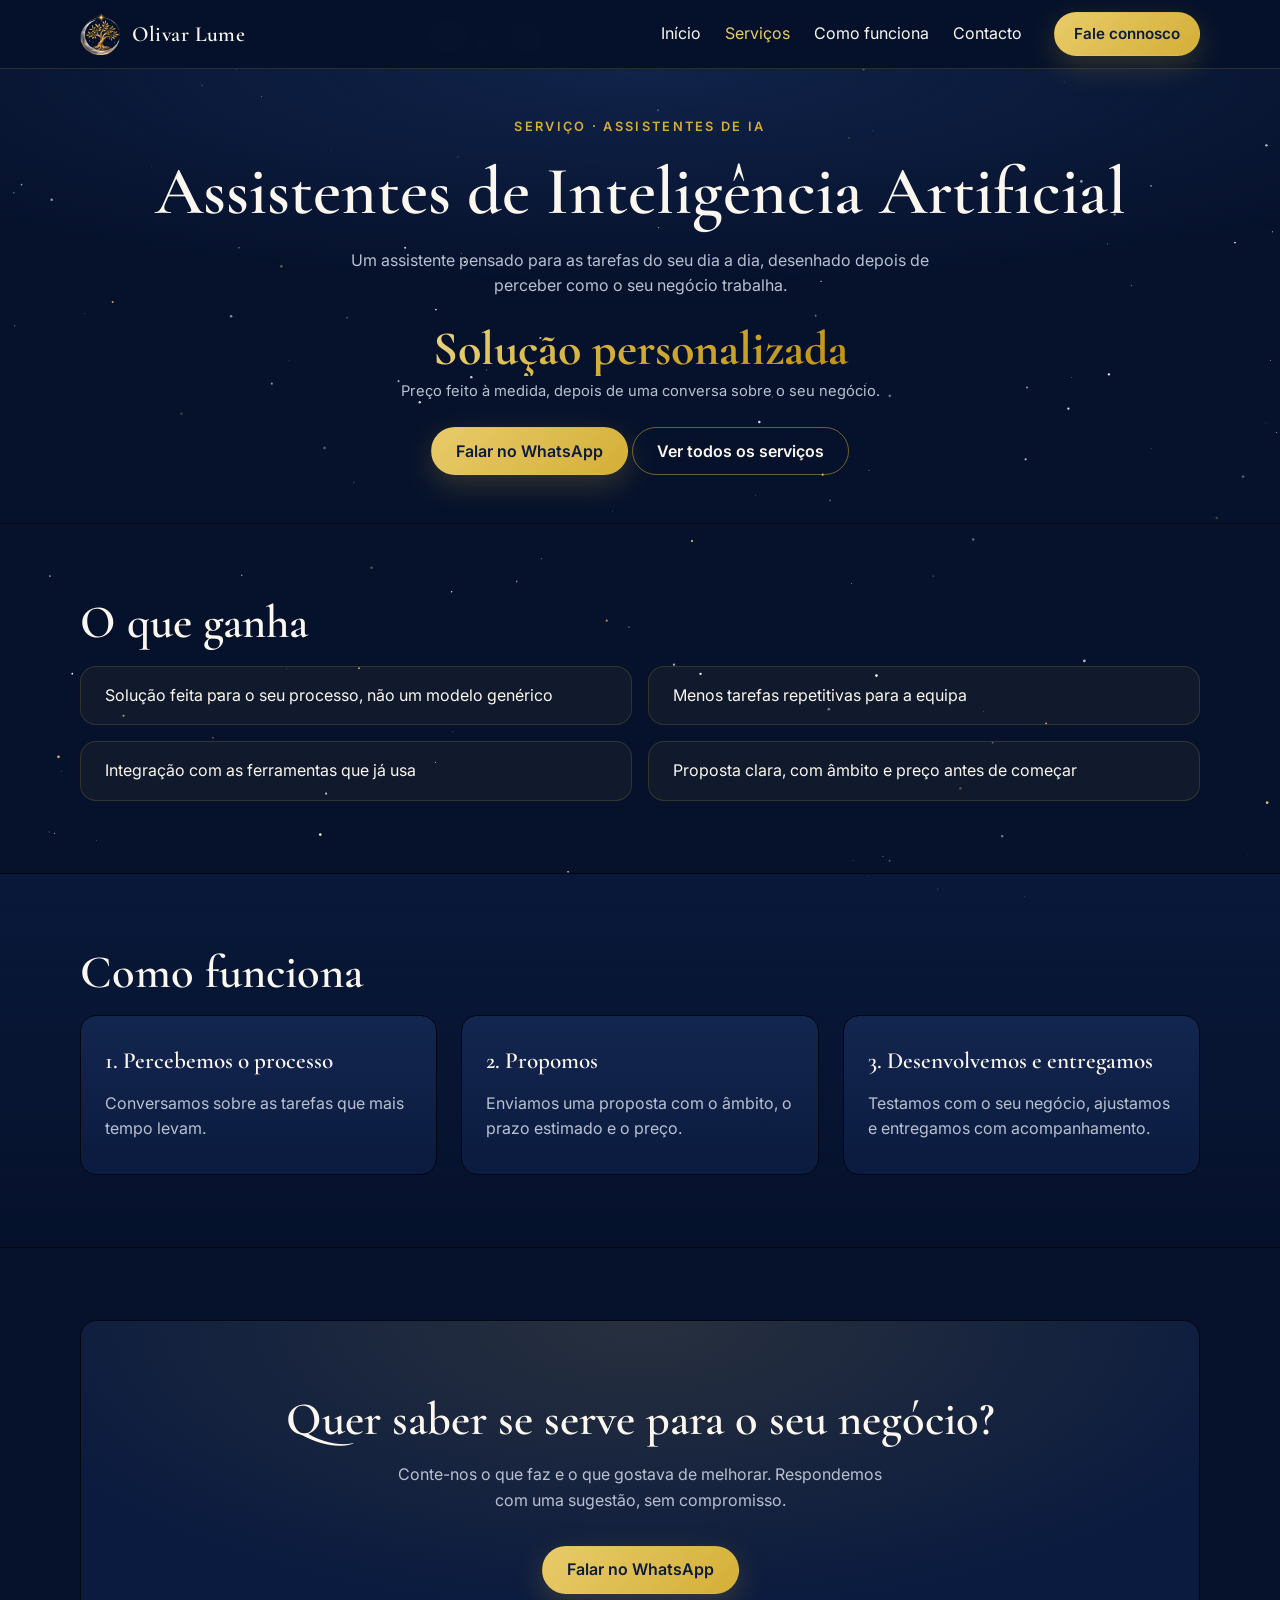
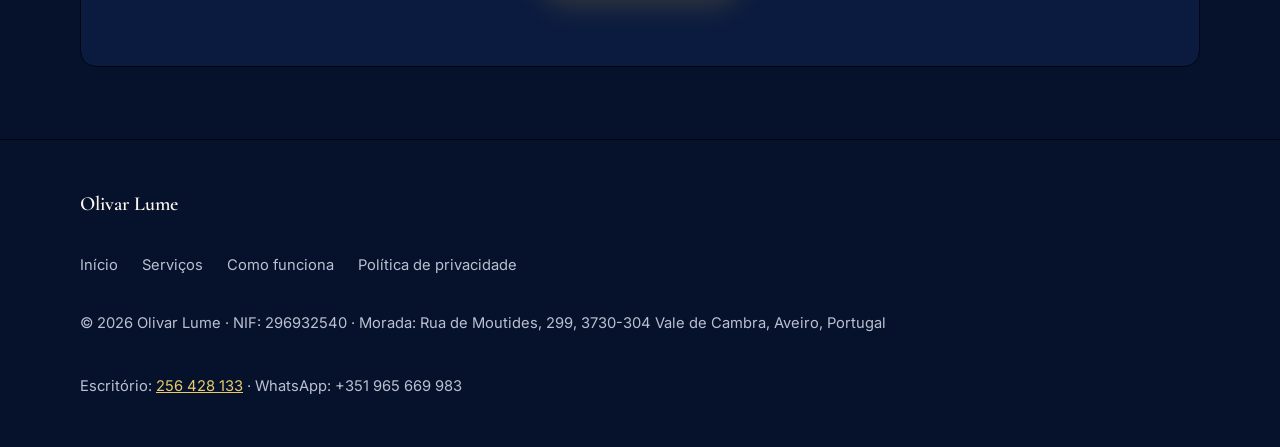
<file: servico-assistentes.html>
<!doctype html>
<html lang="pt-PT">
<head>
  <meta charset="utf-8">
  <meta name="viewport" content="width=device-width, initial-scale=1">
  <title>Assistentes de Inteligência Artificial | Olivar Lume</title>
  <meta name="description" content="Assistentes de IA feitos à medida das tarefas do seu negócio.">
  <meta name="theme-color" content="#06122C">
  <meta property="og:type" content="website">
  <meta property="og:locale" content="pt_PT">
  <meta property="og:site_name" content="Olivar Lume">
  <meta property="og:title" content="Serviços | Olivar Lume">
  <meta property="og:description" content="Sites profissionais, assistentes de IA e automação de WhatsApp com IA para o seu negócio de beleza.">
  <meta property="og:image" content="https://olivarlume.github.io/olivar-lume-site/assets/logo.png">
  <link rel="icon" type="image/png" href="assets/emblema.png">
  <link rel="preconnect" href="https://fonts.googleapis.com">
  <link rel="preconnect" href="https://fonts.gstatic.com" crossorigin>
  <link href="https://fonts.googleapis.com/css2?family=Cormorant+Garamond:wght@500;600;700&family=Inter:wght@400;500;600&display=swap" rel="stylesheet">
  <link rel="stylesheet" href="css/style.css">
  <script>document.documentElement.classList.add("js");</script>
</head>
<body>
  <canvas id="stars" aria-hidden="true"></canvas>
  <a class="skip-link" href="#conteudo">Ir para o conteúdo</a>

  <header class="site-header">
    <div class="container header-inner">
      <a class="brand" href="index.html" aria-label="Olivar Lume, início">
        <img src="assets/emblema.png" alt="" width="42" height="42">
        Olivar Lume
      </a>
      <button class="nav-toggle" type="button" aria-expanded="false" aria-controls="menu" aria-label="Abrir menu">
        <svg viewBox="0 0 24 24" fill="none" stroke="currentColor" stroke-width="1.8" stroke-linecap="round" aria-hidden="true"><path d="M4 7h16M4 12h16M4 17h16"/></svg>
      </button>
      <nav class="nav" id="menu" aria-label="Principal">
        <ul>
          <li><a href="index.html">Início</a></li>
          <li><a href="servicos.html" aria-current="page">Serviços</a></li>
          <li><a href="como-funciona.html">Como funciona</a></li>
          <li><a href="index.html#contacto">Contacto</a></li>
          <li class="nav-cta"><a class="btn btn-gold" data-wa href="index.html#contacto">Fale connosco</a></li>
        </ul>
      </nav>
      <a class="btn btn-gold btn-sm header-cta" data-wa href="index.html#contacto">Fale connosco</a>
    </div>
  </header>

  <main id="conteudo">

    <section class="page-hero">
      <div class="container">
        <span class="eyebrow">Serviço · Assistentes de IA</span>
        <h1>Assistentes de Inteligência Artificial</h1>
        <p>Um assistente pensado para as tarefas do seu dia a dia, desenhado depois de perceber como o seu negócio trabalha.</p>
        <p class="service-price"><span class="price">Solução personalizada</span><span class="price-note">Preço feito à medida, depois de uma conversa sobre o seu negócio.</span></p>
        <p><a class="btn btn-gold" data-wa href="index.html#contacto">Falar no WhatsApp</a> <a class="btn btn-ghost" href="servicos.html">Ver todos os serviços</a></p>
      </div>
    </section>

    <section class="section">
      <div class="container">
        <h2>O que ganha</h2>
        <ul class="benefits"><li>Solução feita para o seu processo, não um modelo genérico</li><li>Menos tarefas repetitivas para a equipa</li><li>Integração com as ferramentas que já usa</li><li>Proposta clara, com âmbito e preço antes de começar</li></ul>
      </div>
    </section>

    <section class="section section-alt">
      <div class="container">
        <h2>Como funciona</h2>
        <div class="grid grid-3">
          <article class="card reveal">
            <h3>1. Percebemos o processo</h3>
            <p>Conversamos sobre as tarefas que mais tempo levam.</p>
          </article>
          <article class="card reveal">
            <h3>2. Propomos</h3>
            <p>Enviamos uma proposta com o âmbito, o prazo estimado e o preço.</p>
          </article>
          <article class="card reveal">
            <h3>3. Desenvolvemos e entregamos</h3>
            <p>Testamos com o seu negócio, ajustamos e entregamos com acompanhamento.</p>
          </article>
        </div>
      </div>
    </section>

    <section class="section">
      <div class="container">
        <div class="cta-band reveal">
          <h2>Quer saber se serve para o seu negócio?</h2>
          <p>Conte-nos o que faz e o que gostava de melhorar. Respondemos com uma sugestão, sem compromisso.</p>
          <a class="btn btn-gold" data-wa href="index.html#contacto">Falar no WhatsApp</a>
        </div>
      </div>
    </section>

  </main>

  <footer class="site-footer">
    <div class="container footer-inner">
      <span class="footer-brand">Olivar Lume</span>
      <ul class="footer-links">
        <li><a href="index.html">Início</a></li>
        <li><a href="servicos.html">Serviços</a></li>
        <li><a href="como-funciona.html">Como funciona</a></li>
        <li><a href="politica-privacidade.html">Política de privacidade</a></li>
      </ul>
      <p>© <span data-year>2026</span> Olivar Lume · NIF: <span data-config="nif">296932540</span> · Morada: <span data-config="morada">Rua de Moutides, 299, 3730-304 Vale de Cambra, Aveiro, Portugal</span></p>
      <p>Escritório: <a data-tel href="tel:+351256428133"><span data-config="escritorioDisplay">256 428 133</span></a> · WhatsApp: <span data-config="whatsappDisplay">+351 965 669 983</span></p>
    </div>
  </footer>

  <script src="config.js"></script>
  <script src="js/main.js" defer></script>
  <script src="js/effects.js" defer></script>
</body>
</html>
</file>
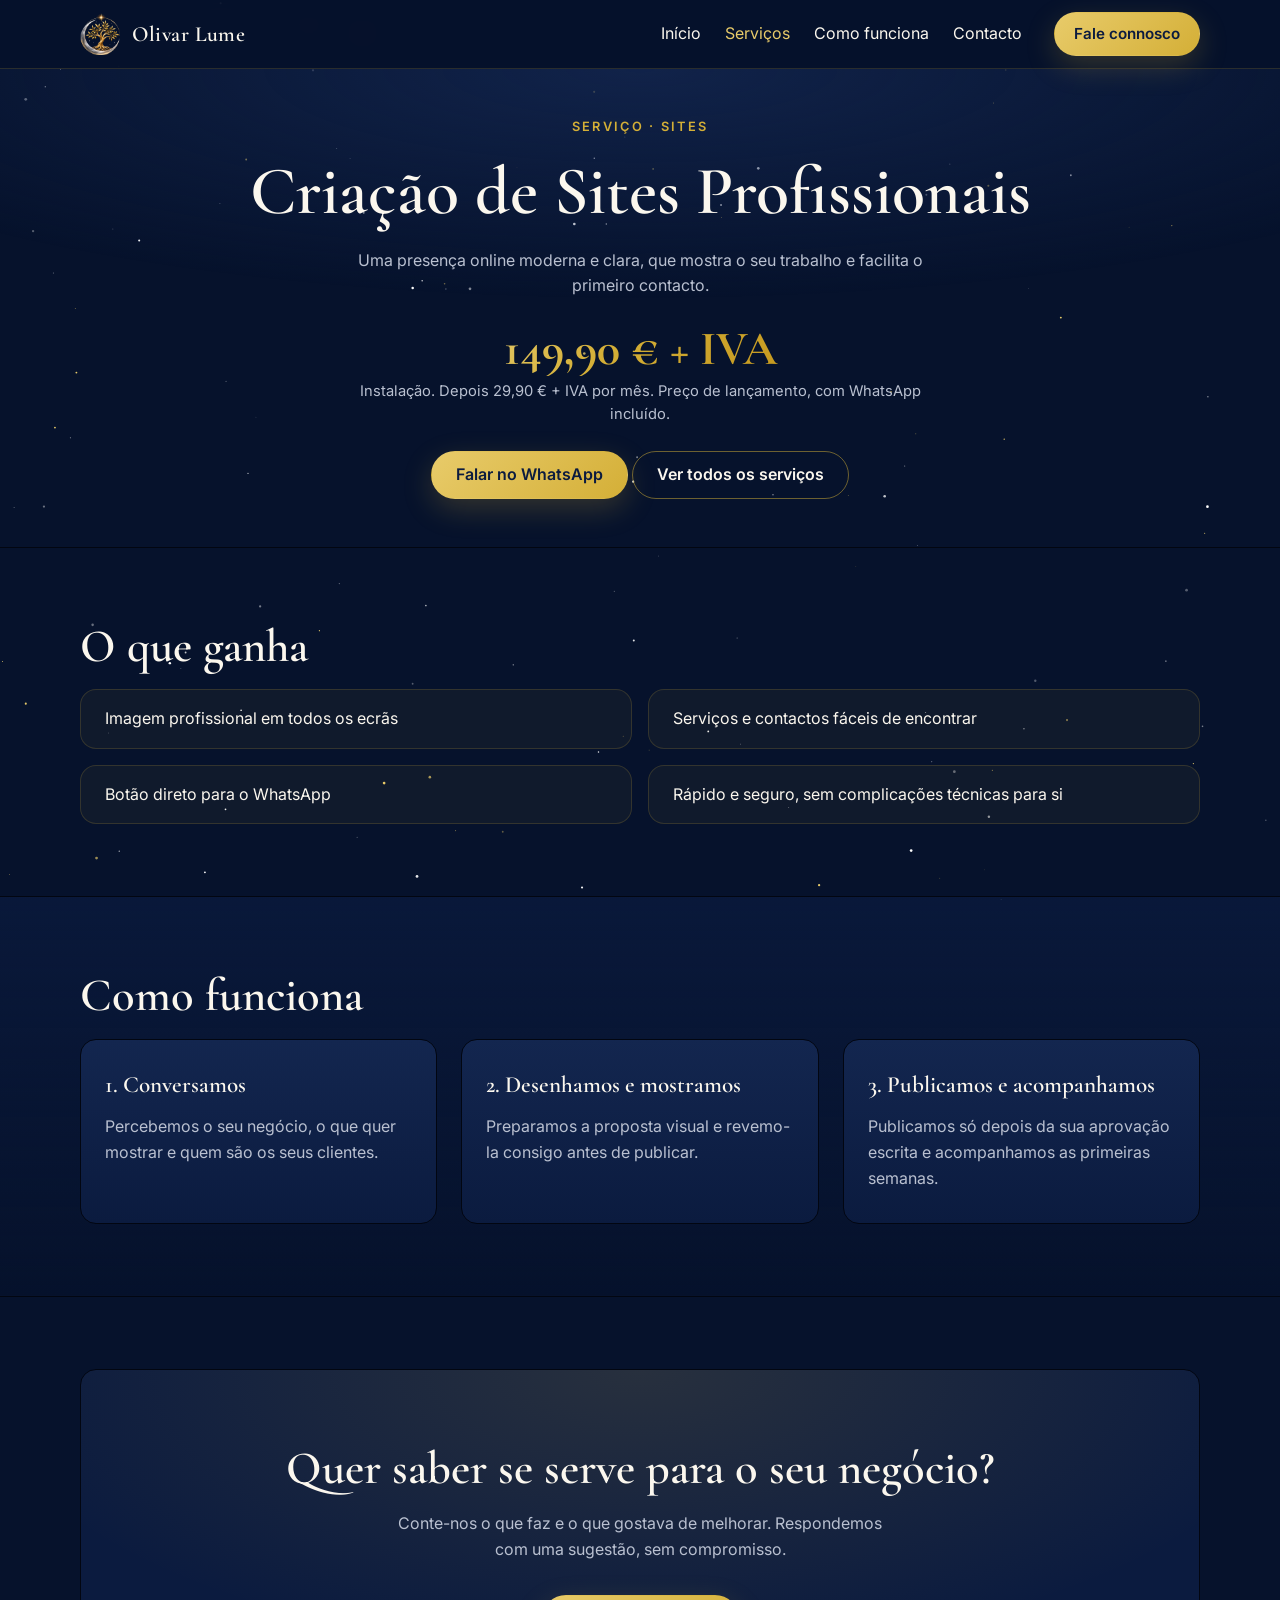
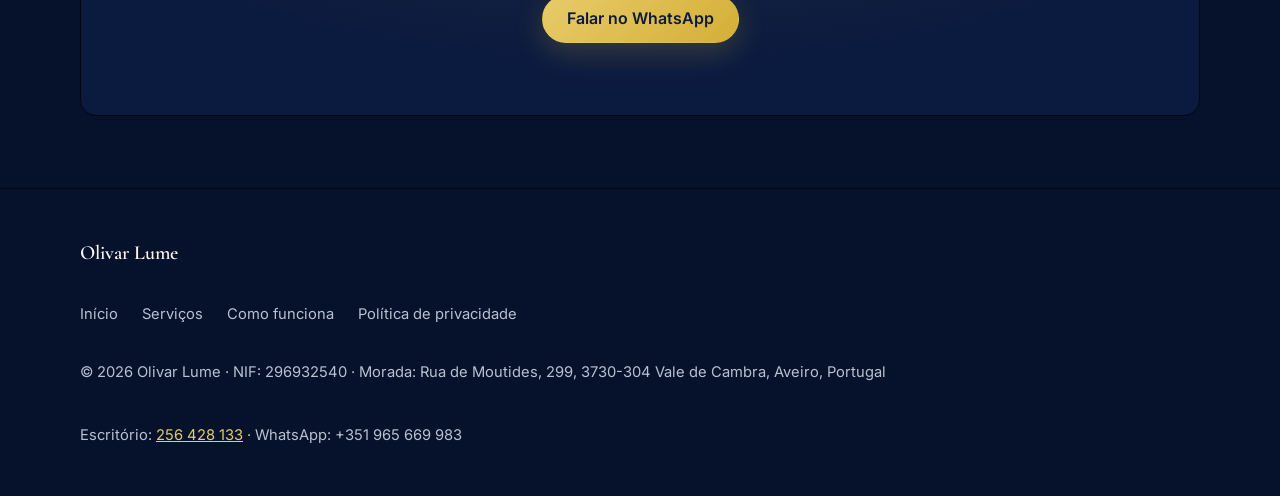
<file: servico-sites.html>
<!doctype html>
<html lang="pt-PT">
<head>
  <meta charset="utf-8">
  <meta name="viewport" content="width=device-width, initial-scale=1">
  <title>Criação de Sites Profissionais | Olivar Lume</title>
  <meta name="description" content="Site profissional, rápido e responsivo, pensado para o seu negócio local.">
  <meta name="theme-color" content="#06122C">
  <meta property="og:type" content="website">
  <meta property="og:locale" content="pt_PT">
  <meta property="og:site_name" content="Olivar Lume">
  <meta property="og:title" content="Serviços | Olivar Lume">
  <meta property="og:description" content="Sites profissionais, assistentes de IA e automação de WhatsApp com IA para o seu negócio de beleza.">
  <meta property="og:image" content="https://olivarlume.github.io/olivar-lume-site/assets/logo.png">
  <link rel="icon" type="image/png" href="assets/emblema.png">
  <link rel="preconnect" href="https://fonts.googleapis.com">
  <link rel="preconnect" href="https://fonts.gstatic.com" crossorigin>
  <link href="https://fonts.googleapis.com/css2?family=Cormorant+Garamond:wght@500;600;700&family=Inter:wght@400;500;600&display=swap" rel="stylesheet">
  <link rel="stylesheet" href="css/style.css">
  <script>document.documentElement.classList.add("js");</script>
</head>
<body>
  <canvas id="stars" aria-hidden="true"></canvas>
  <a class="skip-link" href="#conteudo">Ir para o conteúdo</a>

  <header class="site-header">
    <div class="container header-inner">
      <a class="brand" href="index.html" aria-label="Olivar Lume, início">
        <img src="assets/emblema.png" alt="" width="42" height="42">
        Olivar Lume
      </a>
      <button class="nav-toggle" type="button" aria-expanded="false" aria-controls="menu" aria-label="Abrir menu">
        <svg viewBox="0 0 24 24" fill="none" stroke="currentColor" stroke-width="1.8" stroke-linecap="round" aria-hidden="true"><path d="M4 7h16M4 12h16M4 17h16"/></svg>
      </button>
      <nav class="nav" id="menu" aria-label="Principal">
        <ul>
          <li><a href="index.html">Início</a></li>
          <li><a href="servicos.html" aria-current="page">Serviços</a></li>
          <li><a href="como-funciona.html">Como funciona</a></li>
          <li><a href="index.html#contacto">Contacto</a></li>
          <li class="nav-cta"><a class="btn btn-gold" data-wa href="index.html#contacto">Fale connosco</a></li>
        </ul>
      </nav>
      <a class="btn btn-gold btn-sm header-cta" data-wa href="index.html#contacto">Fale connosco</a>
    </div>
  </header>

  <main id="conteudo">

    <section class="page-hero">
      <div class="container">
        <span class="eyebrow">Serviço · Sites</span>
        <h1>Criação de Sites Profissionais</h1>
        <p>Uma presença online moderna e clara, que mostra o seu trabalho e facilita o primeiro contacto.</p>
        <p class="service-price"><span class="price">149,90 € + IVA</span><span class="price-note">Instalação. Depois 29,90 € + IVA por mês. Preço de lançamento, com WhatsApp incluído.</span></p>
        <p><a class="btn btn-gold" data-wa href="index.html#contacto">Falar no WhatsApp</a> <a class="btn btn-ghost" href="servicos.html">Ver todos os serviços</a></p>
      </div>
    </section>

    <section class="section">
      <div class="container">
        <h2>O que ganha</h2>
        <ul class="benefits"><li>Imagem profissional em todos os ecrãs</li><li>Serviços e contactos fáceis de encontrar</li><li>Botão direto para o WhatsApp</li><li>Rápido e seguro, sem complicações técnicas para si</li></ul>
      </div>
    </section>

    <section class="section section-alt">
      <div class="container">
        <h2>Como funciona</h2>
        <div class="grid grid-3">
          <article class="card reveal">
            <h3>1. Conversamos</h3>
            <p>Percebemos o seu negócio, o que quer mostrar e quem são os seus clientes.</p>
          </article>
          <article class="card reveal">
            <h3>2. Desenhamos e mostramos</h3>
            <p>Preparamos a proposta visual e revemo-la consigo antes de publicar.</p>
          </article>
          <article class="card reveal">
            <h3>3. Publicamos e acompanhamos</h3>
            <p>Publicamos só depois da sua aprovação escrita e acompanhamos as primeiras semanas.</p>
          </article>
        </div>
      </div>
    </section>

    <section class="section">
      <div class="container">
        <div class="cta-band reveal">
          <h2>Quer saber se serve para o seu negócio?</h2>
          <p>Conte-nos o que faz e o que gostava de melhorar. Respondemos com uma sugestão, sem compromisso.</p>
          <a class="btn btn-gold" data-wa href="index.html#contacto">Falar no WhatsApp</a>
        </div>
      </div>
    </section>

  </main>

  <footer class="site-footer">
    <div class="container footer-inner">
      <span class="footer-brand">Olivar Lume</span>
      <ul class="footer-links">
        <li><a href="index.html">Início</a></li>
        <li><a href="servicos.html">Serviços</a></li>
        <li><a href="como-funciona.html">Como funciona</a></li>
        <li><a href="politica-privacidade.html">Política de privacidade</a></li>
      </ul>
      <p>© <span data-year>2026</span> Olivar Lume · NIF: <span data-config="nif">296932540</span> · Morada: <span data-config="morada">Rua de Moutides, 299, 3730-304 Vale de Cambra, Aveiro, Portugal</span></p>
      <p>Escritório: <a data-tel href="tel:+351256428133"><span data-config="escritorioDisplay">256 428 133</span></a> · WhatsApp: <span data-config="whatsappDisplay">+351 965 669 983</span></p>
    </div>
  </footer>

  <script src="config.js"></script>
  <script src="js/main.js" defer></script>
  <script src="js/effects.js" defer></script>
</body>
</html>
</file>
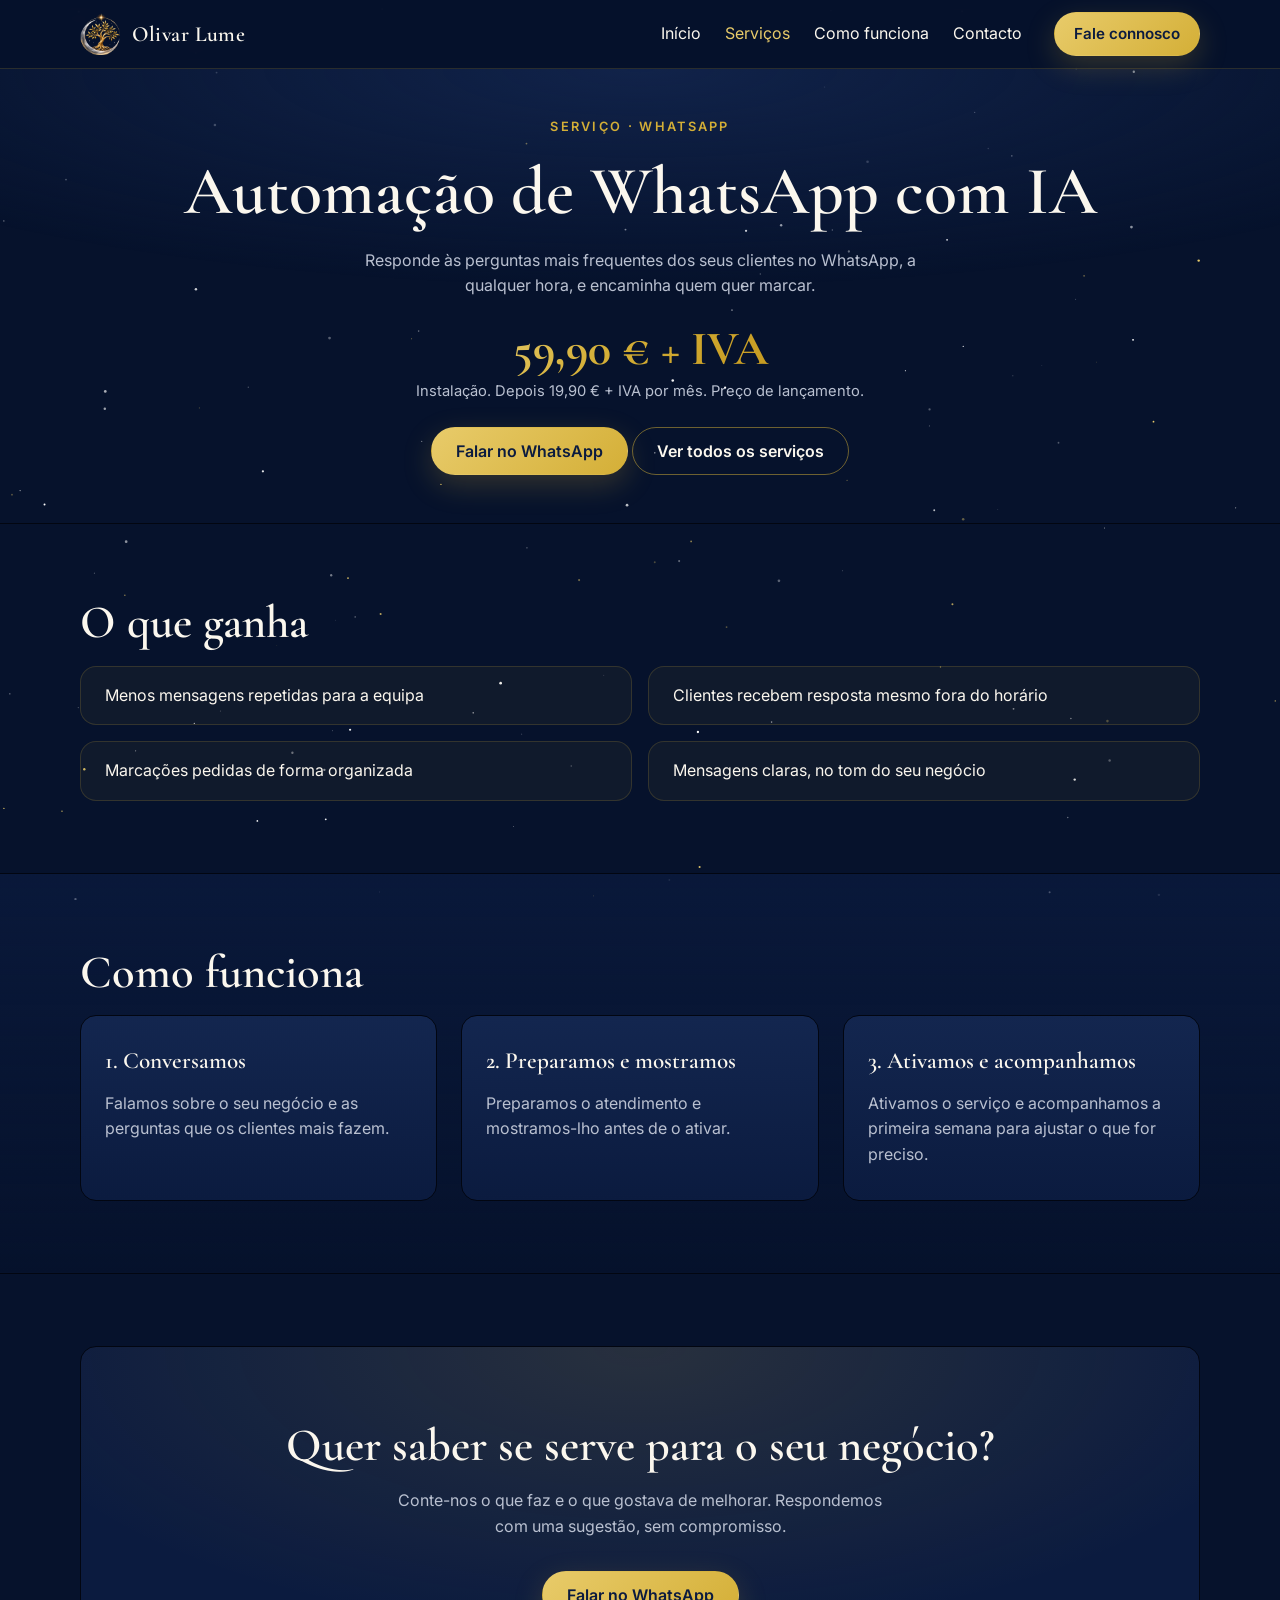
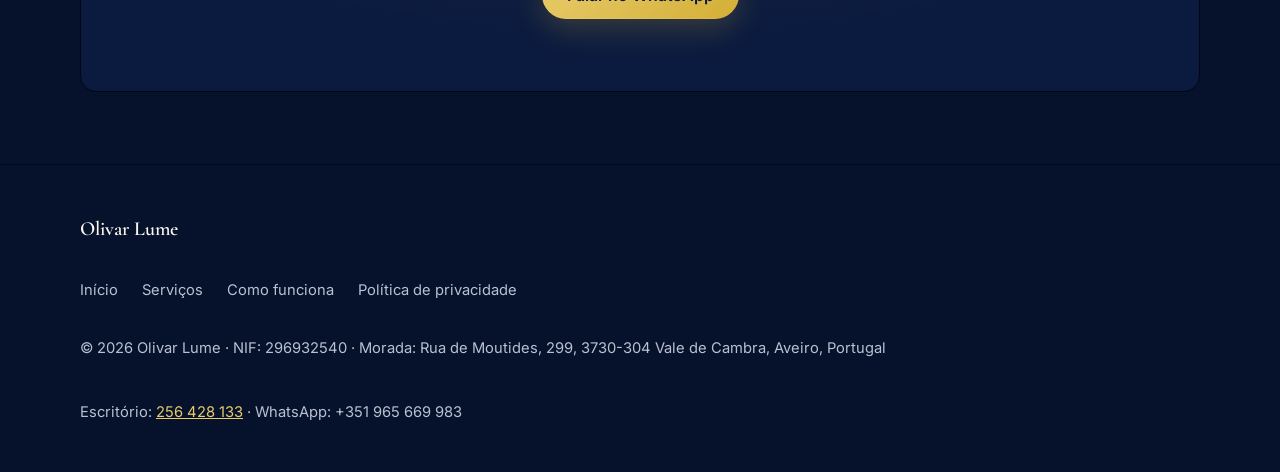
<file: servico-whatsapp.html>
<!doctype html>
<html lang="pt-PT">
<head>
  <meta charset="utf-8">
  <meta name="viewport" content="width=device-width, initial-scale=1">
  <title>Automação de WhatsApp com IA | Olivar Lume</title>
  <meta name="description" content="Respostas automáticas, menus e agendamentos no WhatsApp, a qualquer hora.">
  <meta name="theme-color" content="#06122C">
  <meta property="og:type" content="website">
  <meta property="og:locale" content="pt_PT">
  <meta property="og:site_name" content="Olivar Lume">
  <meta property="og:title" content="Serviços | Olivar Lume">
  <meta property="og:description" content="Sites profissionais, assistentes de IA e automação de WhatsApp com IA para o seu negócio de beleza.">
  <meta property="og:image" content="https://olivarlume.github.io/olivar-lume-site/assets/logo.png">
  <link rel="icon" type="image/png" href="assets/emblema.png">
  <link rel="preconnect" href="https://fonts.googleapis.com">
  <link rel="preconnect" href="https://fonts.gstatic.com" crossorigin>
  <link href="https://fonts.googleapis.com/css2?family=Cormorant+Garamond:wght@500;600;700&family=Inter:wght@400;500;600&display=swap" rel="stylesheet">
  <link rel="stylesheet" href="css/style.css">
  <script>document.documentElement.classList.add("js");</script>
</head>
<body>
  <canvas id="stars" aria-hidden="true"></canvas>
  <a class="skip-link" href="#conteudo">Ir para o conteúdo</a>

  <header class="site-header">
    <div class="container header-inner">
      <a class="brand" href="index.html" aria-label="Olivar Lume, início">
        <img src="assets/emblema.png" alt="" width="42" height="42">
        Olivar Lume
      </a>
      <button class="nav-toggle" type="button" aria-expanded="false" aria-controls="menu" aria-label="Abrir menu">
        <svg viewBox="0 0 24 24" fill="none" stroke="currentColor" stroke-width="1.8" stroke-linecap="round" aria-hidden="true"><path d="M4 7h16M4 12h16M4 17h16"/></svg>
      </button>
      <nav class="nav" id="menu" aria-label="Principal">
        <ul>
          <li><a href="index.html">Início</a></li>
          <li><a href="servicos.html" aria-current="page">Serviços</a></li>
          <li><a href="como-funciona.html">Como funciona</a></li>
          <li><a href="index.html#contacto">Contacto</a></li>
          <li class="nav-cta"><a class="btn btn-gold" data-wa href="index.html#contacto">Fale connosco</a></li>
        </ul>
      </nav>
      <a class="btn btn-gold btn-sm header-cta" data-wa href="index.html#contacto">Fale connosco</a>
    </div>
  </header>

  <main id="conteudo">

    <section class="page-hero">
      <div class="container">
        <span class="eyebrow">Serviço · WhatsApp</span>
        <h1>Automação de WhatsApp com IA</h1>
        <p>Responde às perguntas mais frequentes dos seus clientes no WhatsApp, a qualquer hora, e encaminha quem quer marcar.</p>
        <p class="service-price"><span class="price">59,90 € + IVA</span><span class="price-note">Instalação. Depois 19,90 € + IVA por mês. Preço de lançamento.</span></p>
        <p><a class="btn btn-gold" data-wa href="index.html#contacto">Falar no WhatsApp</a> <a class="btn btn-ghost" href="servicos.html">Ver todos os serviços</a></p>
      </div>
    </section>

    <section class="section">
      <div class="container">
        <h2>O que ganha</h2>
        <ul class="benefits"><li>Menos mensagens repetidas para a equipa</li><li>Clientes recebem resposta mesmo fora do horário</li><li>Marcações pedidas de forma organizada</li><li>Mensagens claras, no tom do seu negócio</li></ul>
      </div>
    </section>

    <section class="section section-alt">
      <div class="container">
        <h2>Como funciona</h2>
        <div class="grid grid-3">
          <article class="card reveal">
            <h3>1. Conversamos</h3>
            <p>Falamos sobre o seu negócio e as perguntas que os clientes mais fazem.</p>
          </article>
          <article class="card reveal">
            <h3>2. Preparamos e mostramos</h3>
            <p>Preparamos o atendimento e mostramos-lho antes de o ativar.</p>
          </article>
          <article class="card reveal">
            <h3>3. Ativamos e acompanhamos</h3>
            <p>Ativamos o serviço e acompanhamos a primeira semana para ajustar o que for preciso.</p>
          </article>
        </div>
      </div>
    </section>

    <section class="section">
      <div class="container">
        <div class="cta-band reveal">
          <h2>Quer saber se serve para o seu negócio?</h2>
          <p>Conte-nos o que faz e o que gostava de melhorar. Respondemos com uma sugestão, sem compromisso.</p>
          <a class="btn btn-gold" data-wa href="index.html#contacto">Falar no WhatsApp</a>
        </div>
      </div>
    </section>

  </main>

  <footer class="site-footer">
    <div class="container footer-inner">
      <span class="footer-brand">Olivar Lume</span>
      <ul class="footer-links">
        <li><a href="index.html">Início</a></li>
        <li><a href="servicos.html">Serviços</a></li>
        <li><a href="como-funciona.html">Como funciona</a></li>
        <li><a href="politica-privacidade.html">Política de privacidade</a></li>
      </ul>
      <p>© <span data-year>2026</span> Olivar Lume · NIF: <span data-config="nif">296932540</span> · Morada: <span data-config="morada">Rua de Moutides, 299, 3730-304 Vale de Cambra, Aveiro, Portugal</span></p>
      <p>Escritório: <a data-tel href="tel:+351256428133"><span data-config="escritorioDisplay">256 428 133</span></a> · WhatsApp: <span data-config="whatsappDisplay">+351 965 669 983</span></p>
    </div>
  </footer>

  <script src="config.js"></script>
  <script src="js/main.js" defer></script>
  <script src="js/effects.js" defer></script>
</body>
</html>
</file>
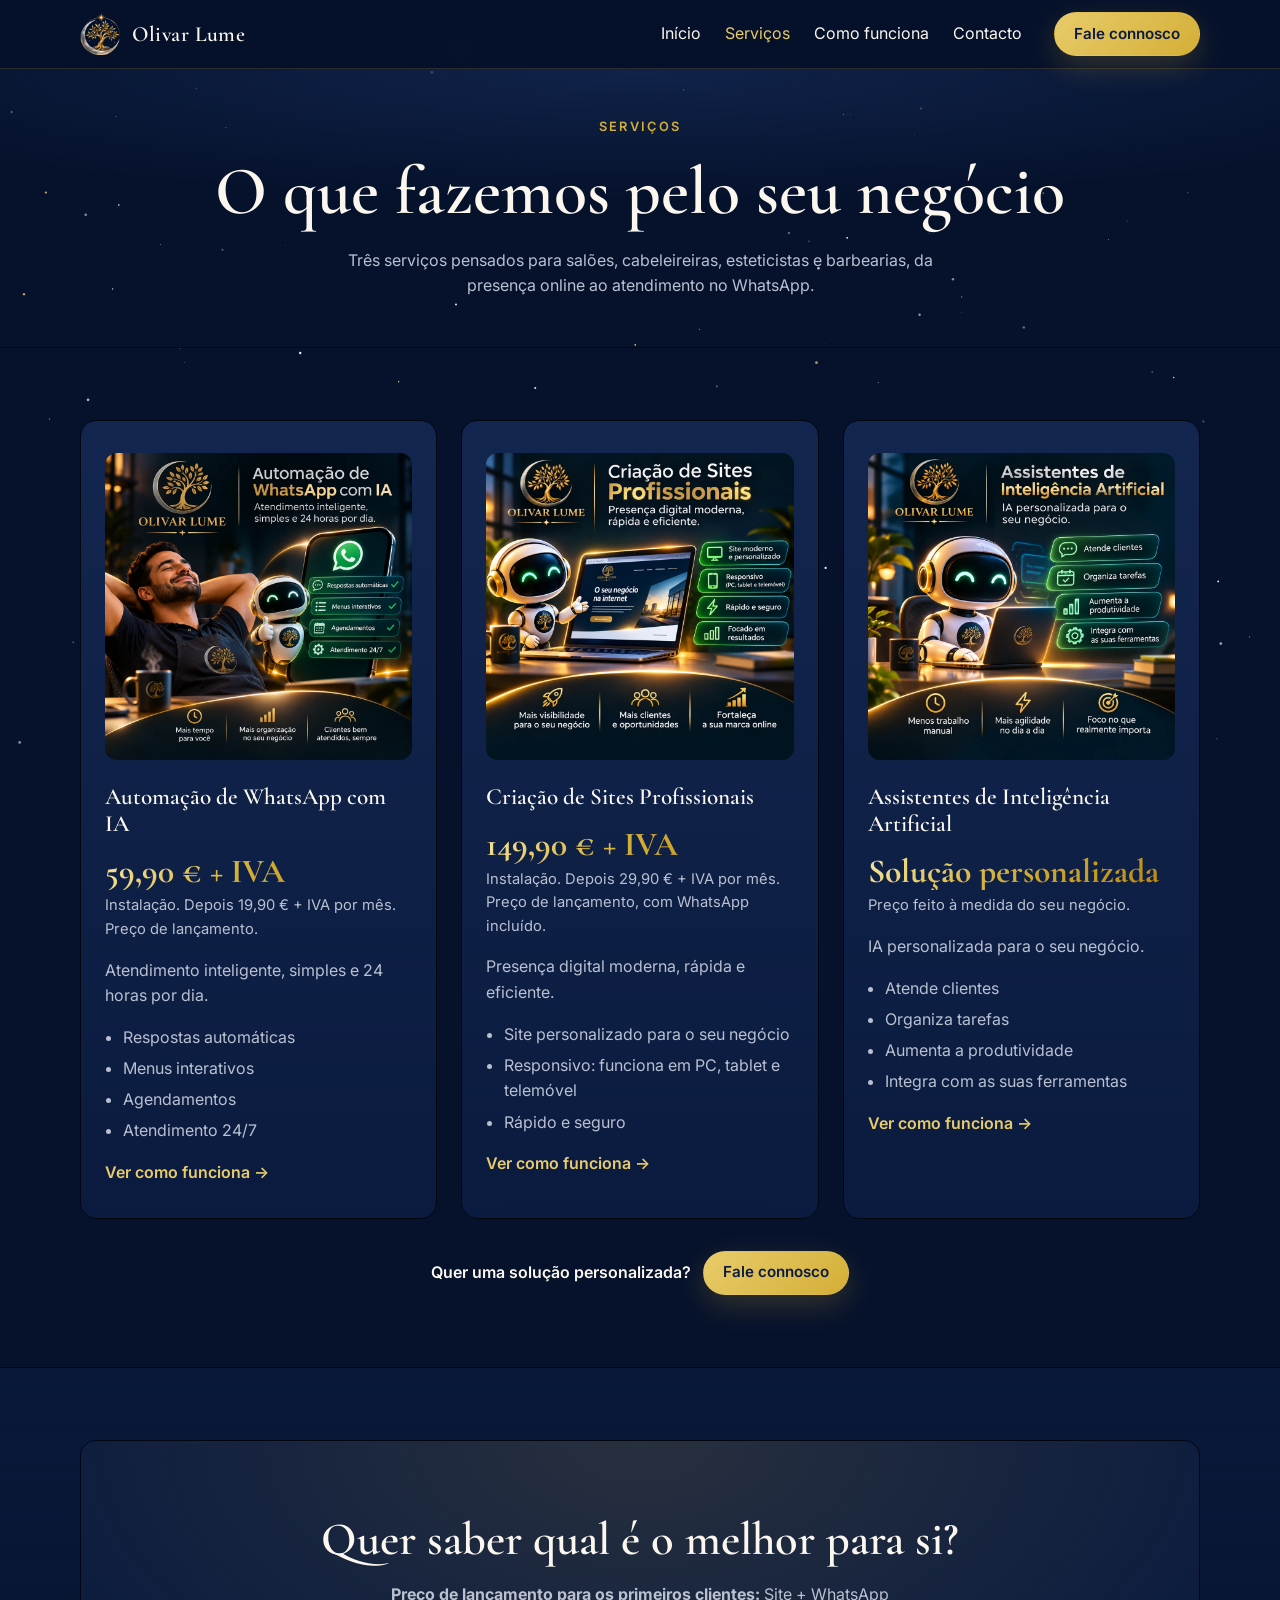
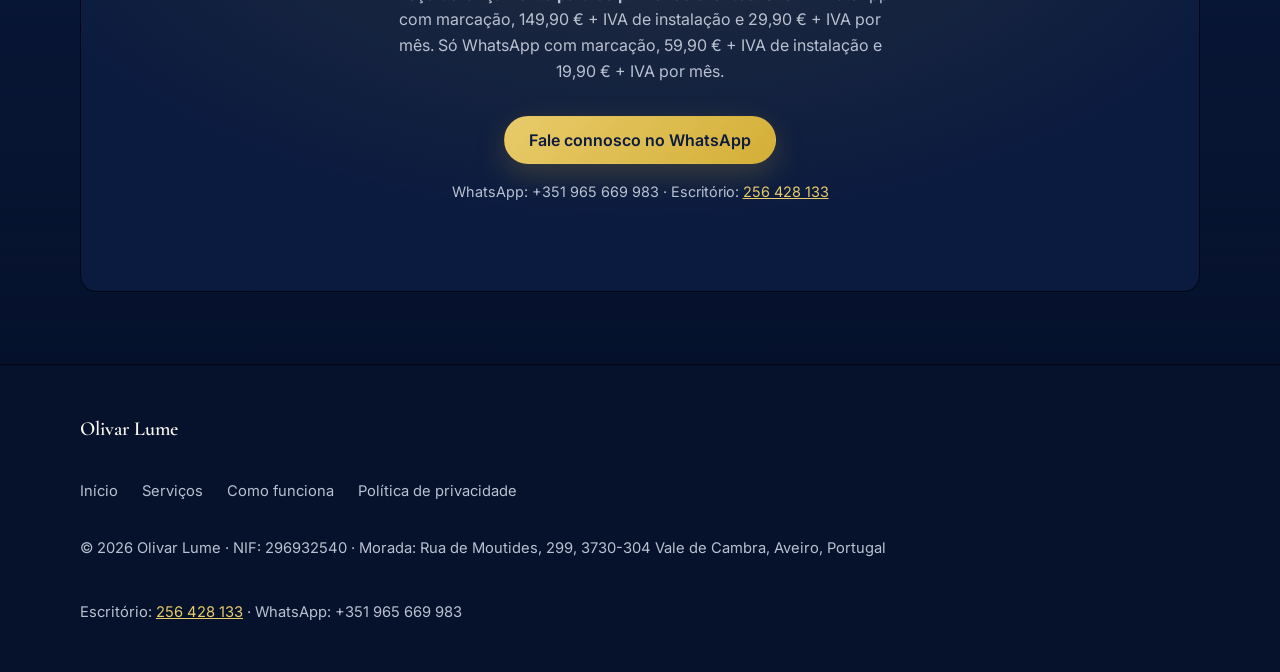
<file: servicos.html>
<!doctype html>
<html lang="pt-PT">
<head>
  <meta charset="utf-8">
  <meta name="viewport" content="width=device-width, initial-scale=1">
  <title>Serviços | Olivar Lume</title>
  <meta name="description" content="Criação de sites profissionais, assistentes de Inteligência Artificial e automação de WhatsApp com IA para salões de beleza, cabeleireiras, esteticistas e barbearias.">
  <meta name="theme-color" content="#06122C">
  <meta property="og:type" content="website">
  <meta property="og:locale" content="pt_PT">
  <meta property="og:site_name" content="Olivar Lume">
  <meta property="og:title" content="Serviços | Olivar Lume">
  <meta property="og:description" content="Sites profissionais, assistentes de IA e automação de WhatsApp com IA para o seu negócio de beleza.">
  <meta property="og:image" content="https://olivarlume.github.io/olivar-lume-site/assets/logo.png">
  <link rel="icon" type="image/png" href="assets/emblema.png">
  <link rel="preconnect" href="https://fonts.googleapis.com">
  <link rel="preconnect" href="https://fonts.gstatic.com" crossorigin>
  <link href="https://fonts.googleapis.com/css2?family=Cormorant+Garamond:wght@500;600;700&family=Inter:wght@400;500;600&display=swap" rel="stylesheet">
  <link rel="stylesheet" href="css/style.css">
  <script>document.documentElement.classList.add("js");</script>
</head>
<body>
  <canvas id="stars" aria-hidden="true"></canvas>
  <a class="skip-link" href="#conteudo">Ir para o conteúdo</a>

  <header class="site-header">
    <div class="container header-inner">
      <a class="brand" href="index.html" aria-label="Olivar Lume, início">
        <img src="assets/emblema.png" alt="" width="42" height="42">
        Olivar Lume
      </a>
      <button class="nav-toggle" type="button" aria-expanded="false" aria-controls="menu" aria-label="Abrir menu">
        <svg viewBox="0 0 24 24" fill="none" stroke="currentColor" stroke-width="1.8" stroke-linecap="round" aria-hidden="true"><path d="M4 7h16M4 12h16M4 17h16"/></svg>
      </button>
      <nav class="nav" id="menu" aria-label="Principal">
        <ul>
          <li><a href="index.html">Início</a></li>
          <li><a href="servicos.html" aria-current="page">Serviços</a></li>
          <li><a href="como-funciona.html">Como funciona</a></li>
          <li><a href="index.html#contacto">Contacto</a></li>
          <li class="nav-cta"><a class="btn btn-gold" data-wa href="index.html#contacto">Fale connosco</a></li>
        </ul>
      </nav>
      <a class="btn btn-gold btn-sm header-cta" data-wa href="index.html#contacto">Fale connosco</a>
    </div>
  </header>

  <main id="conteudo">

    <section class="page-hero">
      <div class="container">
        <span class="eyebrow">Serviços</span>
        <h1>O que fazemos pelo seu negócio</h1>
        <p>Três serviços pensados para salões, cabeleireiras, esteticistas e barbearias, da presença online ao atendimento no WhatsApp.</p>
      </div>
    </section>

    <section class="section">
      <div class="container grid grid-3">
        <article class="card reveal" id="whatsapp">
            <img class="card-img" src="assets/servicos/whatsapp.webp" alt="Ilustração: empresário descontraído e um robô da Olivar Lume junto a um telemóvel com WhatsApp, que mostra respostas automáticas, menus interativos, agendamentos e atendimento 24/7" width="1000" height="1000" loading="lazy" decoding="async">
            <h3><a class="card-link" href="servico-whatsapp.html">Automação de WhatsApp com IA</a></h3>
            <p class="price">59,90 € + IVA</p>
            <p class="price-note">Instalação. Depois 19,90 € + IVA por mês. Preço de lançamento.</p>
            <p>Atendimento inteligente, simples e 24 horas por dia.</p>
            <ul>
            <li>Respostas automáticas</li>
            <li>Menus interativos</li>
            <li>Agendamentos</li>
            <li>Atendimento 24/7</li>
            </ul>
            <a class="card-more" href="servico-whatsapp.html">Ver como funciona <span aria-hidden="true">→</span></a>
          </article>
          <article class="card reveal" id="sites">
            <img class="card-img" src="assets/servicos/sites.webp" alt="Ilustração: robô simpático da Olivar Lume ao lado de um portátil que mostra um site moderno, com os pontos «Site moderno e personalizado», «Responsivo», «Rápido e seguro» e «Focado em resultados»" width="1000" height="1000" loading="lazy" decoding="async">
            <h3><a class="card-link" href="servico-sites.html">Criação de Sites Profissionais</a></h3>
            <p class="price">149,90 € + IVA</p>
            <p class="price-note">Instalação. Depois 29,90 € + IVA por mês. Preço de lançamento, com WhatsApp incluído.</p>
            <p>Presença digital moderna, rápida e eficiente.</p>
            <ul>
            <li>Site personalizado para o seu negócio</li>
            <li>Responsivo: funciona em PC, tablet e telemóvel</li>
            <li>Rápido e seguro</li>
            </ul>
            <a class="card-more" href="servico-sites.html">Ver como funciona <span aria-hidden="true">→</span></a>
          </article>
          <article class="card reveal" id="assistentes-ia">
            <img class="card-img" src="assets/servicos/assistentes-ia.webp" alt="Ilustração: robô da Olivar Lume a trabalhar num portátil, com os pontos «Atende clientes», «Organiza tarefas», «Aumenta a produtividade» e «Integra com as suas ferramentas»" width="1000" height="1000" loading="lazy" decoding="async">
            <h3><a class="card-link" href="servico-assistentes.html">Assistentes de Inteligência Artificial</a></h3>
            <p class="price">Solução personalizada</p>
            <p class="price-note">Preço feito à medida do seu negócio.</p>
            <p>IA personalizada para o seu negócio.</p>
            <ul>
            <li>Atende clientes</li>
            <li>Organiza tarefas</li>
            <li>Aumenta a produtividade</li>
            <li>Integra com as suas ferramentas</li>
            </ul>
            <a class="card-more" href="servico-assistentes.html">Ver como funciona <span aria-hidden="true">→</span></a>
          </article>
      </div>
      <p class="custom-cta">Quer uma solução personalizada? <a class="btn btn-gold btn-sm" data-wa href="index.html#contacto">Fale connosco</a></p>
    </section>

    <section class="section section-alt">
      <div class="container">
        <div class="cta-band reveal">
          <h2>Quer saber qual é o melhor para si?</h2>
          <p><strong>Preço de lançamento para os primeiros clientes:</strong> Site + WhatsApp com marcação, 149,90 € + IVA de instalação e 29,90 € + IVA por mês. Só WhatsApp com marcação, 59,90 € + IVA de instalação e 19,90 € + IVA por mês.</p>
          <a class="btn btn-gold" data-wa href="index.html#contacto">Fale connosco no WhatsApp</a>
          <p class="note">WhatsApp: <span data-config="whatsappDisplay">+351 965 669 983</span> · Escritório: <a data-tel href="tel:+351256428133"><span data-config="escritorioDisplay">256 428 133</span></a></p>
        </div>
      </div>
    </section>

  </main>

  <footer class="site-footer">
    <div class="container footer-inner">
      <span class="footer-brand">Olivar Lume</span>
      <ul class="footer-links">
        <li><a href="index.html">Início</a></li>
        <li><a href="servicos.html">Serviços</a></li>
        <li><a href="como-funciona.html">Como funciona</a></li>
        <li><a href="politica-privacidade.html">Política de privacidade</a></li>
      </ul>
      <p>© <span data-year>2026</span> Olivar Lume · NIF: <span data-config="nif">296932540</span> · Morada: <span data-config="morada">Rua de Moutides, 299, 3730-304 Vale de Cambra, Aveiro, Portugal</span></p>
      <p>Escritório: <a data-tel href="tel:+351256428133"><span data-config="escritorioDisplay">256 428 133</span></a> · WhatsApp: <span data-config="whatsappDisplay">+351 965 669 983</span></p>
    </div>
  </footer>

  <script src="config.js"></script>
  <script src="js/main.js" defer></script>
  <script src="js/effects.js" defer></script>
</body>
</html>
</file>
<file: css/style.css>
/* Olivar Lume: estilos base. Mobile first. */

:root {
  --navy-900: #06122C;
  --navy-800: #0B1B3F;
  --navy-700: #13264F;
  --gold: #D4AF37;
  --gold-hi: #E8CB6A;
  --silver: #C0C4CC;
  --warm-white: #FBF7EE;
  --text-soft: #B9C0D0;
  --line: rgba(212, 175, 55, 0.18);
  --edge: #020611;

  --font-serif: "Cormorant Garamond", Georgia, "Times New Roman", serif;
  --font-sans: "Inter", system-ui, -apple-system, "Segoe UI", Roboto, Arial, sans-serif;

  --s1: 0.5rem;
  --s2: 1rem;
  --s3: 1.5rem;
  --s4: 2rem;
  --s5: 3rem;
  --s6: 4.5rem;

  --radius: 16px;
  --container: 1120px;
  --header-h: 68px;
  --shadow-gold: 0 10px 30px rgba(212, 175, 55, 0.22);
}

*,
*::before,
*::after {
  box-sizing: border-box;
}

html {
  scroll-behavior: smooth;
  scroll-padding-top: calc(var(--header-h) + 12px);
  -webkit-text-size-adjust: 100%;
}

body {
  margin: 0;
  background: var(--navy-900);
  color: var(--warm-white);
  font-family: var(--font-sans);
  font-size: 1rem;
  line-height: 1.6;
  -webkit-font-smoothing: antialiased;
  overflow-x: hidden;
}

img {
  max-width: 100%;
  height: auto;
  display: block;
}

a {
  color: var(--gold-hi);
}

h1,
h2,
h3 {
  font-family: var(--font-serif);
  font-weight: 600;
  line-height: 1.15;
  margin: 0 0 var(--s2);
  color: var(--warm-white);
}

h1 { font-size: clamp(2.4rem, 7vw, 4.25rem); }
h2 { font-size: clamp(2rem, 5vw, 2.9rem); }
h3 { font-size: 1.45rem; }

p {
  margin: 0 0 var(--s2);
}

:focus-visible {
  outline: 2px solid var(--gold-hi);
  outline-offset: 3px;
  border-radius: 6px;
}

.skip-link {
  position: absolute;
  left: -9999px;
  top: var(--s1);
}

.skip-link:focus {
  left: var(--s2);
  z-index: 100;
  background: var(--gold);
  color: var(--navy-800);
  padding: 0.5rem 1rem;
  border-radius: 8px;
}

.container {
  width: calc(100% - 2rem);
  max-width: var(--container);
  margin-inline: auto;
}

.ph {
  color: var(--gold-hi);
  background: rgba(212, 175, 55, 0.12);
  border: 1px dashed rgba(212, 175, 55, 0.6);
  border-radius: 6px;
  padding: 0 0.3em;
}

/* Cabeçalho */

.site-header {
  position: sticky;
  top: 0;
  z-index: 50;
  background: rgba(6, 18, 44, 0.86);
  -webkit-backdrop-filter: blur(10px);
  backdrop-filter: blur(10px);
  border-bottom: 1px solid var(--line);
}

.header-inner {
  position: relative;
  min-height: var(--header-h);
  display: flex;
  align-items: center;
  justify-content: space-between;
  gap: var(--s2);
}

.brand {
  display: inline-flex;
  align-items: center;
  gap: 0.6rem;
  text-decoration: none;
  color: var(--warm-white);
  font-family: var(--font-serif);
  font-size: 1.35rem;
  font-weight: 600;
  letter-spacing: 0.02em;
}

.brand img {
  width: 42px;
  height: 42px;
}

.nav-toggle {
  display: inline-flex;
  align-items: center;
  justify-content: center;
  width: 48px;
  height: 48px;
  background: transparent;
  border: 1px solid var(--line);
  border-radius: 12px;
  color: var(--warm-white);
  cursor: pointer;
}

.nav-toggle svg {
  width: 24px;
  height: 24px;
}

.nav {
  display: none;
  position: absolute;
  top: 100%;
  left: 0;
  right: 0;
  background: var(--navy-800);
  border-bottom: 1px solid var(--line);
  padding: var(--s2) 0 var(--s3);
}

.nav.is-open {
  display: block;
}

.nav ul {
  list-style: none;
  margin: 0;
  padding: 0 1rem;
  display: flex;
  flex-direction: column;
  gap: 0.25rem;
}

.nav a {
  display: flex;
  align-items: center;
  min-height: 44px;
  padding: 0.5rem;
  color: var(--warm-white);
  text-decoration: none;
  border-radius: 10px;
}

.nav a:hover,
.nav a[aria-current="page"] {
  color: var(--gold-hi);
}

.nav-cta {
  margin-top: 0.5rem;
}

.nav-cta .btn {
  width: 100%;
}

.site-header .header-cta {
  display: none;
}

/* Botões */

.btn {
  display: inline-flex;
  align-items: center;
  justify-content: center;
  gap: 0.6rem;
  min-height: 48px;
  padding: 0.8rem 1.5rem;
  border: 1px solid transparent;
  border-radius: 999px;
  font-family: var(--font-sans);
  font-size: 1rem;
  font-weight: 600;
  line-height: 1.2;
  text-decoration: none;
  cursor: pointer;
  transition: translate 0.25s ease, box-shadow 0.25s ease, border-color 0.25s ease, color 0.25s ease;
}

.btn svg {
  width: 20px;
  height: 20px;
  flex: none;
}

.btn-gold {
  background: linear-gradient(135deg, var(--gold-hi), var(--gold));
  color: var(--navy-800);
  box-shadow: var(--shadow-gold);
}

.btn-gold:hover {
  translate: 0 -2px;
  box-shadow: 0 14px 36px rgba(212, 175, 55, 0.35);
}

.btn-ghost {
  background: transparent;
  border-color: rgba(212, 175, 55, 0.5);
  color: var(--warm-white);
}

.btn-ghost:hover {
  border-color: var(--gold);
  color: var(--gold-hi);
}

.btn-sm {
  min-height: 44px;
  padding: 0.6rem 1.2rem;
  font-size: 0.95rem;
}

.btn.is-placeholder {
  opacity: 0.8;
}

/* Hero */

.hero {
  position: relative;
  overflow: hidden;
  padding: var(--s5) 0 var(--s6);
  background: radial-gradient(120% 80% at 50% 0%, rgba(19, 38, 79, 0.85) 0%, rgba(6, 18, 44, 0) 60%);
}

.hero-grid {
  position: relative;
  display: grid;
  grid-template-columns: minmax(0, 1fr);
  gap: var(--s4);
  align-items: center;
}

.hero-logo {
  width: min(280px, 72vw);
  margin: 0 auto;
  order: -1;
}

.hero-text {
  text-align: center;
}

.lead {
  font-size: clamp(1.05rem, 2.2vw, 1.25rem);
  color: var(--text-soft);
  max-width: 38ch;
  margin-inline: auto;
}

.hero-actions {
  display: flex;
  flex-direction: column;
  gap: var(--s2);
  margin-top: var(--s3);
}

.hero-actions .btn {
  width: 100%;
}

.eyebrow {
  display: block;
  margin-bottom: var(--s2);
  color: var(--gold);
  font-size: 0.8rem;
  font-weight: 600;
  letter-spacing: 0.18em;
  text-transform: uppercase;
}

/* Secções */

.section {
  position: relative;
  padding: var(--s6) 0;
  border-top: 1px solid var(--edge);
}

.section-alt {
  background: linear-gradient(180deg, rgba(11, 27, 63, 0.75), rgba(6, 18, 44, 0));
}

.section-head {
  max-width: 640px;
  margin: 0 auto var(--s5);
  text-align: center;
}

.section-head p {
  color: var(--text-soft);
}

.grid {
  display: grid;
  gap: var(--s3);
}

.card {
  height: 100%;
  padding: var(--s4) var(--s3);
  background: linear-gradient(180deg, var(--navy-700) 0%, var(--navy-800) 100%);
  position: relative;
  border: 1px solid var(--edge);
  border-radius: var(--radius);
  transition: translate 0.25s ease;
}

.card:hover {
  translate: 0 -3px;
}

.card .card-img {
  display: block;
  width: 100%;
  height: auto;
  aspect-ratio: 1 / 1;
  margin-bottom: var(--s3);
  border-radius: calc(var(--radius) - 4px);
  background: var(--navy-900);
}

.card .icon {
  display: grid;
  place-items: center;
  width: 52px;
  height: 52px;
  margin-bottom: var(--s3);
  border-radius: 14px;
  background: rgba(212, 175, 55, 0.12);
  color: var(--gold-hi);
}

.card .icon svg {
  width: 26px;
  height: 26px;
}

.card p,
.card li {
  color: var(--text-soft);
}

.card p {
  margin: 0;
}

.card ul {
  margin: var(--s2) 0 0;
  padding-left: 1.1rem;
}

.card li + li {
  margin-top: 0.35rem;
}

.card .price {
  margin: var(--s2) 0 0;
  font-family: var(--font-serif);
  font-size: 2.1rem;
  font-weight: 700;
  line-height: 1.1;
  color: var(--gold-hi);
  background: linear-gradient(135deg, #F7E7A1 0%, #D4AF37 45%, #B8860B 100%);
  -webkit-background-clip: text;
  background-clip: text;
  -webkit-text-fill-color: transparent;
}

.card .price-note {
  margin: 0.25rem 0 var(--s2);
  font-size: 0.92rem;
  color: var(--text-soft);
}

.custom-cta {
  margin: var(--s4) 0 0;
  text-align: center;
  color: var(--warm-white);
  font-weight: 600;
}

.custom-cta .btn {
  margin-left: var(--s1);
}

.card .more {
  display: inline-block;
  margin-top: var(--s2);
  font-weight: 600;
}

.steps {
  list-style: none;
  margin: 0;
  padding: 0;
  display: grid;
  gap: var(--s3);
}

.step {
  display: grid;
  grid-template-columns: 56px 1fr;
  gap: var(--s2);
  align-items: start;
}

.step-num {
  display: grid;
  place-items: center;
  width: 56px;
  height: 56px;
  border-radius: 50%;
  background: linear-gradient(135deg, var(--gold-hi), var(--gold));
  color: var(--navy-800);
  font-family: var(--font-serif);
  font-size: 1.6rem;
  font-weight: 600;
}

.step h3 {
  margin: 0.2rem 0 0.3rem;
}

.step p {
  margin: 0;
  color: var(--text-soft);
}

/* FAQ */

.faq {
  max-width: 760px;
  margin-inline: auto;
}

.faq details {
  padding: var(--s2) 0;
  border-bottom: 1px solid var(--line);
}

.faq details:first-child {
  border-top: 1px solid var(--line);
}

.faq summary {
  display: flex;
  align-items: center;
  justify-content: space-between;
  gap: var(--s2);
  min-height: 44px;
  cursor: pointer;
  list-style: none;
  font-family: var(--font-serif);
  font-size: 1.4rem;
  font-weight: 600;
}

.faq summary::-webkit-details-marker {
  display: none;
}

.faq summary::after {
  content: "+";
  flex: none;
  color: var(--gold);
  font-family: var(--font-sans);
  font-size: 1.5rem;
  line-height: 1;
  transition: transform 0.25s ease;
}

.faq details[open] summary::after {
  transform: rotate(45deg);
}

.faq details p {
  max-width: 70ch;
  margin: var(--s2) 0 0;
  color: var(--text-soft);
}

/* Faixa de contacto */

.cta-band {
  padding: var(--s5) var(--s3);
  text-align: center;
  position: relative;
  border: 1px solid var(--edge);
  border-radius: var(--radius);
  background:
    radial-gradient(100% 140% at 50% 0%, rgba(212, 175, 55, 0.14), transparent 60%),
    var(--navy-800);
}

.cta-band p {
  max-width: 52ch;
  margin-inline: auto;
  color: var(--text-soft);
}

.cta-band .btn {
  margin-top: var(--s2);
}

.note {
  margin-top: var(--s2);
  font-size: 0.9rem;
  color: var(--text-soft);
}

/* Páginas interiores */

.page-hero {
  padding: var(--s5) 0 var(--s4);
  text-align: center;
  background: radial-gradient(120% 80% at 50% 0%, rgba(19, 38, 79, 0.85) 0%, rgba(6, 18, 44, 0) 60%);
}

.page-hero p {
  max-width: 60ch;
  margin-inline: auto;
  color: var(--text-soft);
}

.prose {
  max-width: 72ch;
  margin-inline: auto;
}

.prose h2 {
  margin-top: var(--s5);
  font-size: 1.8rem;
}

.prose p,
.prose li {
  color: var(--text-soft);
}

.prose ul {
  padding-left: 1.2rem;
}

.draft-banner {
  margin-bottom: var(--s4);
  padding: var(--s2) var(--s3);
  border: 1px dashed var(--gold);
  border-radius: 12px;
  background: rgba(212, 175, 55, 0.12);
  color: var(--gold-hi);
  font-size: 0.95rem;
}

/* Rodapé */

.site-footer {
  padding: var(--s5) 0 var(--s4);
  border-top: 1px solid var(--edge);
  color: var(--text-soft);
  font-size: 0.92rem;
}

.footer-inner {
  display: grid;
  gap: var(--s3);
}

.footer-brand {
  font-family: var(--font-serif);
  font-size: 1.25rem;
  font-weight: 600;
  color: var(--warm-white);
}

.footer-links {
  display: flex;
  flex-wrap: wrap;
  gap: 0 var(--s3);
  margin: 0;
  padding: 0;
  list-style: none;
}

.footer-links a {
  display: inline-flex;
  align-items: center;
  min-height: 44px;
  color: var(--text-soft);
  text-decoration: none;
}

.footer-links a:hover {
  color: var(--gold-hi);
}

/* Animação de entrada (só com JavaScript ativo) */

.js .reveal {
  opacity: 0;
  transform: translateY(18px);
  transition: opacity 0.8s cubic-bezier(0.2, 0.7, 0.2, 1), transform 0.8s cubic-bezier(0.2, 0.7, 0.2, 1);
}

.js .reveal.is-visible {
  opacity: 1;
  transform: none;
}

/* Telemóvel e tablet pequeno */

@media (min-width: 640px) {
  .hero-actions {
    flex-direction: row;
    justify-content: center;
  }

  .hero-actions .btn {
    width: auto;
  }
}

/* Computador */

@media (min-width: 800px) {
  .grid-3 {
    grid-template-columns: repeat(3, 1fr);
  }

  .grid-2 {
    grid-template-columns: repeat(2, 1fr);
  }

  .grid-4 {
    grid-template-columns: repeat(2, 1fr);
  }

  .nav-toggle {
    display: none;
  }

  .nav {
    display: flex;
    position: static;
    margin-left: auto;
    padding: 0;
    background: none;
    border: 0;
  }

  .nav ul {
    flex-direction: row;
    align-items: center;
    gap: var(--s3);
    padding: 0;
  }

  .nav a {
    min-height: auto;
    padding: 0.5rem 0;
    border-radius: 0;
  }

  .nav-cta {
    display: none;
  }

  .site-header .header-cta {
    display: inline-flex;
    margin-left: var(--s2);
  }

  .hero-grid {
    grid-template-columns: 1.1fr 0.9fr;
  }

  .hero-logo {
    order: 0;
    justify-self: end;
    width: min(420px, 100%);
    margin: 0;
  }

  .hero-text {
    text-align: left;
  }

  .lead {
    margin-inline: 0;
  }

  .hero-actions {
    justify-content: flex-start;
  }

  .step {
    grid-template-columns: 56px 1fr;
  }

  .steps {
    grid-template-columns: repeat(3, 1fr);
    gap: var(--s4);
  }

  .steps .step {
    grid-template-columns: 1fr;
  }

  .cta-band {
    padding: var(--s6) var(--s5);
  }
}

@media (min-width: 1000px) {
  .grid-4 {
    grid-template-columns: repeat(4, 1fr);
  }
}

/* Preferência de movimento reduzido */

@media (prefers-reduced-motion: reduce) {
  html {
    scroll-behavior: auto;
  }

  *,
  *::before,
  *::after {
    transition: none !important;
    animation: none !important;
  }

  .js .reveal {
    opacity: 1;
    transform: none;
  }
}

/* Efeitos visuais: estrelas, luz do rato, bordas e logótipo animado */

#stars {
  position: fixed;
  inset: 0;
  z-index: 0;
  width: 100%;
  height: 100%;
  pointer-events: none;
}

main,
.site-footer {
  position: relative;
  z-index: 1;
}

.card::before,
.cta-band::before,
.section::before {
  content: "";
  position: absolute;
  pointer-events: none;
  -webkit-mask-image: radial-gradient(240px circle at var(--cx, -9999px) var(--cy, -9999px), #000 0%, transparent 100%);
  mask-image: radial-gradient(240px circle at var(--cx, -9999px) var(--cy, -9999px), #000 0%, transparent 100%);
}

.card::before,
.cta-band::before {
  inset: -1px;
  border: 1px solid var(--gold-hi);
  border-radius: inherit;
}

.section::before {
  top: -1px;
  left: 0;
  right: 0;
  height: 1px;
  background: var(--gold-hi);
}

.spotlight {
  position: fixed;
  left: 0;
  top: 0;
  z-index: 60;
  width: 560px;
  height: 560px;
  margin: -280px 0 0 -280px;
  border-radius: 50%;
  pointer-events: none;
  opacity: 0;
  background: radial-gradient(circle, rgba(212, 175, 55, 0.16) 0%, rgba(212, 175, 55, 0.06) 35%, transparent 68%);
  mix-blend-mode: screen;
  transition: opacity 0.4s ease;
  will-change: transform;
}

.spotlight.is-on {
  opacity: 1;
}

@media (hover: none), (pointer: coarse) {
  .spotlight {
    display: none;
  }
}

.logo-anim {
  position: relative;
}

.logo-anim img {
  width: 100%;
  height: auto;
  filter: drop-shadow(0 0 28px rgba(212, 175, 55, 0.18));
}

.logo-light {
  position: absolute;
  inset: 0;
  width: 100%;
  height: 100%;
  overflow: visible;
  pointer-events: none;
}

.logo-light circle {
  opacity: 0;
  transform-box: fill-box;
  transform-origin: center;
}

.logo-light path {
  opacity: 0;
}

.logo-glow {
  position: absolute;
  inset: 0;
  opacity: 0;
  pointer-events: none;
  background: radial-gradient(circle at 50% 41%, rgba(232, 203, 106, 0.6), rgba(212, 175, 55, 0.2) 35%, transparent 62%);
  mix-blend-mode: screen;
}

.logo-anim picture {
  display: block;
}

/* Cursor de luz: esconde o cursor normal só com rato (o JS acrescenta .has-light-cursor) */
#cursor-fx {
  position: fixed;
  inset: 0;
  z-index: 9999;
  width: 100%;
  height: 100%;
  pointer-events: none;
}

@media (hover: hover) and (pointer: fine) {
  html.has-light-cursor,
  html.has-light-cursor * {
    cursor: none !important;
  }
}

/* Cartões de serviço clicáveis e páginas de detalhe */

.card .card-link {
  color: inherit;
  text-decoration: none;
}

.card .card-link::after {
  content: "";
  position: absolute;
  inset: 0;
  border-radius: inherit;
}

.card .card-more {
  position: relative;
  display: inline-block;
  margin-top: var(--s2);
  font-weight: 600;
  color: var(--gold-hi);
  text-decoration: none;
}

.service-price {
  display: grid;
  gap: 0.25rem;
  margin: var(--s3) 0 var(--s3);
}

.service-price .price {
  margin: 0;
  font-family: var(--font-serif);
  font-size: clamp(2.2rem, 6vw, 3rem);
  font-weight: 700;
  line-height: 1.1;
  background: linear-gradient(135deg, #F7E7A1 0%, #D4AF37 45%, #B8860B 100%);
  -webkit-background-clip: text;
  background-clip: text;
  -webkit-text-fill-color: transparent;
}

.service-price .price-note {
  color: var(--text-soft);
  font-size: 0.92rem;
}

.benefits {
  margin: 0;
  padding: 0;
  list-style: none;
  display: grid;
  gap: var(--s2);
  grid-template-columns: 1fr;
}

.benefits li {
  padding: var(--s2) var(--s3);
  border: 1px solid var(--line);
  border-radius: var(--radius);
  background: rgba(212, 175, 55, 0.05);
}

@media (min-width: 720px) {
  .benefits {
    grid-template-columns: 1fr 1fr;
  }
}

/* Noite dourada: demonstração fictícia do WhatsApp */

.demo {
  margin: 0;
  justify-self: center;
  width: min(100%, 340px);
}

.demo-tag {
  display: inline-block;
  margin-bottom: var(--s2);
  padding: 0.3rem 0.8rem;
  border-radius: 999px;
  border: 1px solid var(--line);
  color: var(--gold-hi);
  font-size: 0.82rem;
}

.phone {
  background: linear-gradient(180deg, var(--navy-700), var(--navy-900));
  border: 1px solid rgba(212, 175, 55, 0.35);
  border-radius: 28px;
  padding: 14px;
  box-shadow: 0 30px 60px -30px rgba(0, 0, 0, 0.6), var(--shadow-gold);
}

.phone-top {
  text-align: center;
  font-family: var(--font-serif);
  font-size: 1.15rem;
  color: var(--warm-white);
  padding-bottom: 0.6rem;
  border-bottom: 1px solid var(--line);
  margin-bottom: 0.6rem;
}

.chat {
  display: flex;
  flex-direction: column;
  gap: 0.5rem;
  min-height: 240px;
  max-height: 300px;
  overflow-y: auto;
  padding: 0.25rem;
}

.bubble {
  max-width: 85%;
  padding: 0.55rem 0.8rem;
  border-radius: 14px;
  font-size: 0.95rem;
  line-height: 1.4;
  animation: bubble-in 0.35s ease both;
}

.bubble.bot {
  align-self: flex-start;
  background: rgba(255, 255, 255, 0.08);
  color: var(--warm-white);
  border-bottom-left-radius: 4px;
}

.bubble.me {
  align-self: flex-end;
  background: linear-gradient(135deg, #F7E7A1, #D4AF37);
  color: var(--navy-900);
  border-bottom-right-radius: 4px;
}

.chat-opts {
  display: flex;
  flex-wrap: wrap;
  gap: 0.45rem;
  margin-top: 0.7rem;
  min-height: 44px;
}

.chat-opt {
  min-height: 44px;
  padding: 0.5rem 0.85rem;
  border-radius: 999px;
  border: 1px solid var(--gold);
  background: transparent;
  color: var(--gold-hi);
  font: inherit;
  font-size: 0.9rem;
  cursor: pointer;
  transition: background 0.2s ease, color 0.2s ease;
}

.chat-opt:hover,
.chat-opt:focus-visible {
  background: var(--gold);
  color: var(--navy-900);
}

.demo-note {
  margin: var(--s2) 0 0;
  font-size: 0.85rem;
  color: var(--text-soft);
}

@keyframes bubble-in {
  from { opacity: 0; transform: translateY(6px); }
  to { opacity: 1; transform: none; }
}

@media (prefers-reduced-motion: reduce) {
  .bubble { animation: none; }
}

/* Simulador de custo e microinterações discretas */

.sim {
  max-width: 720px;
  margin: 0 auto;
  padding: var(--s4) var(--s3);
  border-radius: var(--radius);
  border: 1px solid var(--line);
  background: linear-gradient(180deg, var(--navy-700) 0%, var(--navy-800) 100%);
}

.sim-choices {
  display: flex;
  flex-wrap: wrap;
  gap: var(--s1);
  justify-content: center;
  margin-bottom: var(--s3);
}

.sim-opt {
  min-height: 44px;
  padding: 0.55rem 1rem;
  border-radius: 999px;
  border: 1px solid var(--gold);
  background: transparent;
  color: var(--gold-hi);
  font: inherit;
  font-weight: 600;
  cursor: pointer;
  transition: background 0.2s ease, color 0.2s ease, transform 0.15s ease;
}

.sim-opt:hover,
.sim-opt:focus-visible {
  background: rgba(212, 175, 55, 0.15);
}

.sim-opt[aria-checked="true"] {
  background: linear-gradient(135deg, #F7E7A1, #D4AF37);
  color: var(--navy-900);
}

.sim-opt:active,
.btn:active {
  transform: scale(0.98);
}

.sim-range {
  display: grid;
  gap: var(--s1);
  margin-bottom: var(--s3);
  color: var(--text-soft);
}

.sim-range input {
  width: 100%;
  accent-color: var(--gold);
  min-height: 44px;
}

.sim-result p {
  margin: 0 0 var(--s1);
  color: var(--warm-white);
}

.sim-result strong {
  color: var(--gold-hi);
  font-weight: 700;
}

.sim-total {
  margin-top: var(--s2) !important;
  padding-top: var(--s2);
  border-top: 1px solid var(--line);
  font-size: 1.05rem;
}

.sim-result .note {
  color: var(--text-soft);
  font-size: 0.85rem;
}

@media (prefers-reduced-motion: reduce) {
  .sim-opt,
  .btn {
    transition: none;
  }
  .sim-opt:active,
  .btn:active {
    transform: none;
  }
}

/* Ajustes finais: marca na página inicial e ligações dos serviços */

.hero-brand {
  display: block;
  width: 120px;
  margin-bottom: var(--s2);
}

.hero-brand img {
  width: 120px;
  height: auto;
}

.service-links {
  display: flex;
  flex-wrap: wrap;
  gap: var(--s1) var(--s2);
  margin-top: var(--s3);
}

.service-links a {
  display: inline-flex;
  align-items: center;
  min-height: 44px;
  padding: 0.5rem 1rem;
  border: 1px solid var(--gold);
  border-radius: 999px;
  color: var(--gold-hi);
  text-decoration: none;
  font-weight: 600;
}

.service-links a:hover,
.service-links a:focus-visible {
  background: rgba(212, 175, 55, 0.15);
}
</file>
